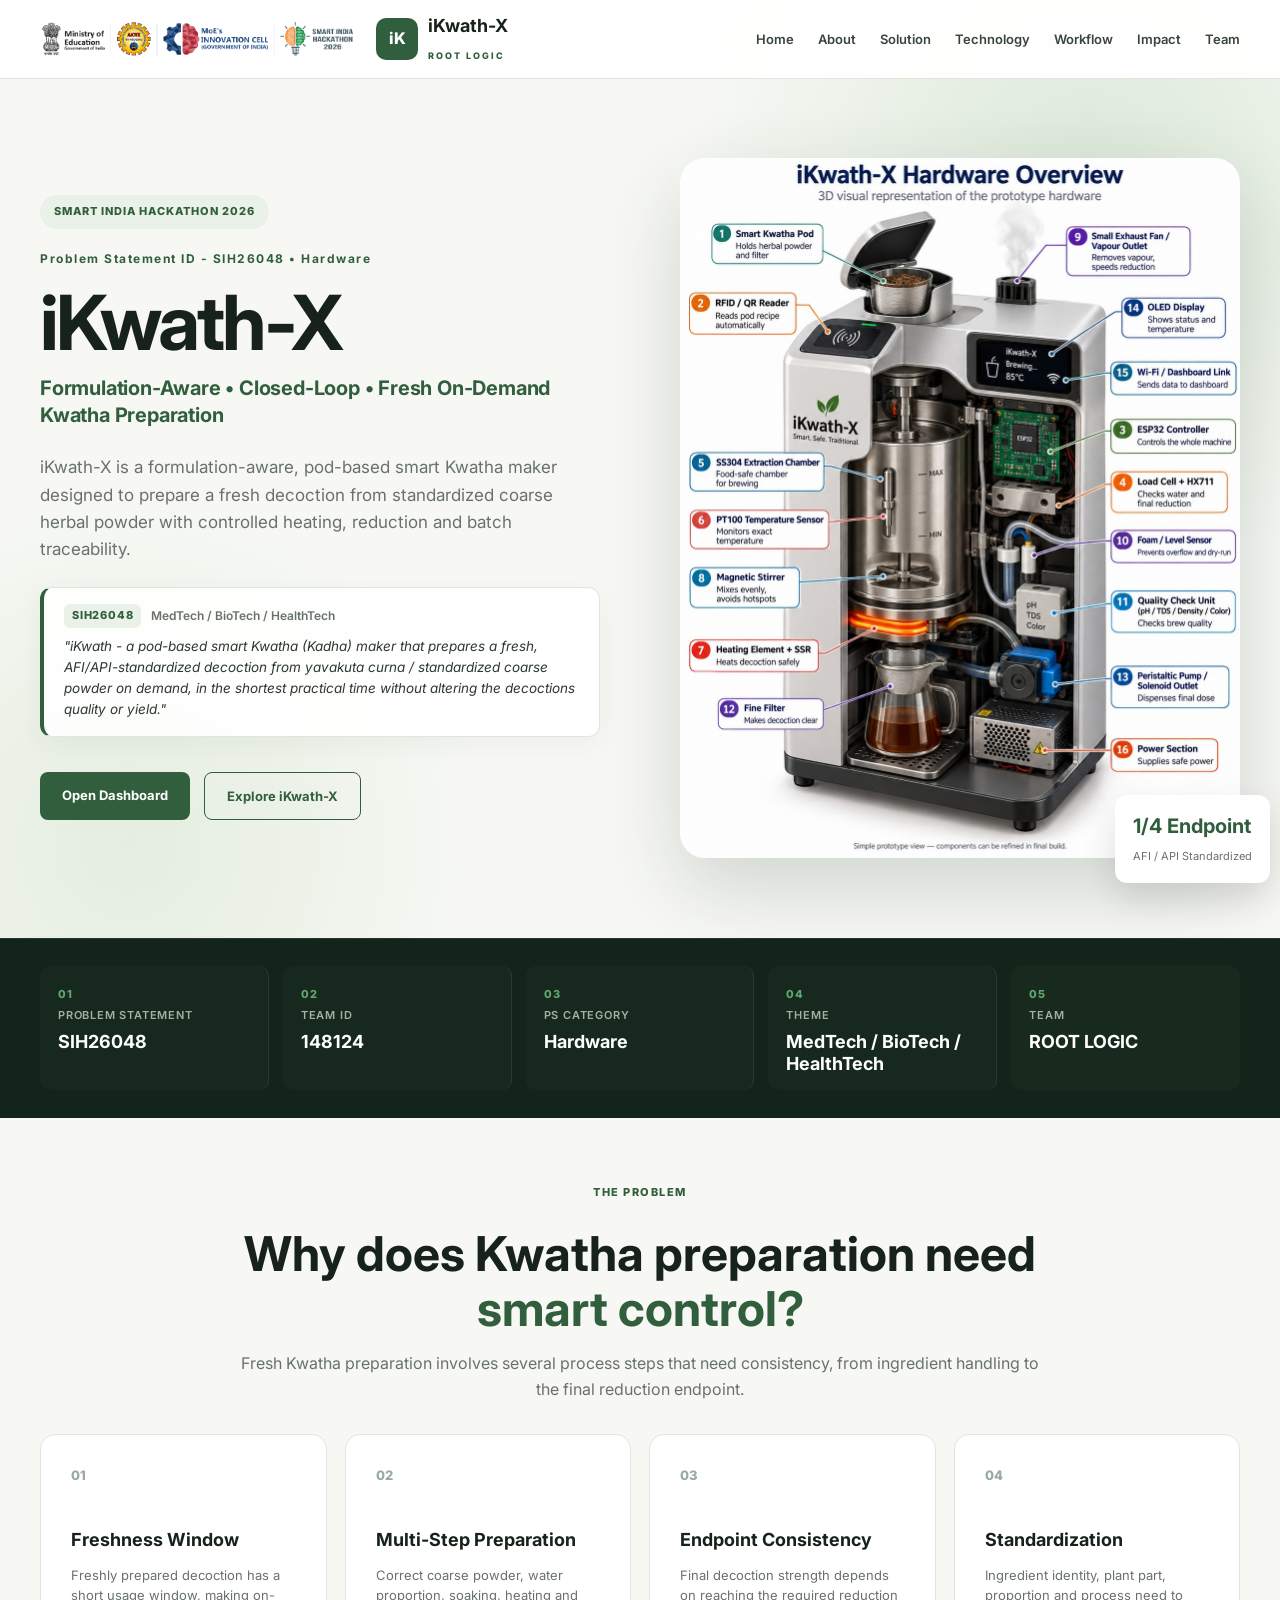
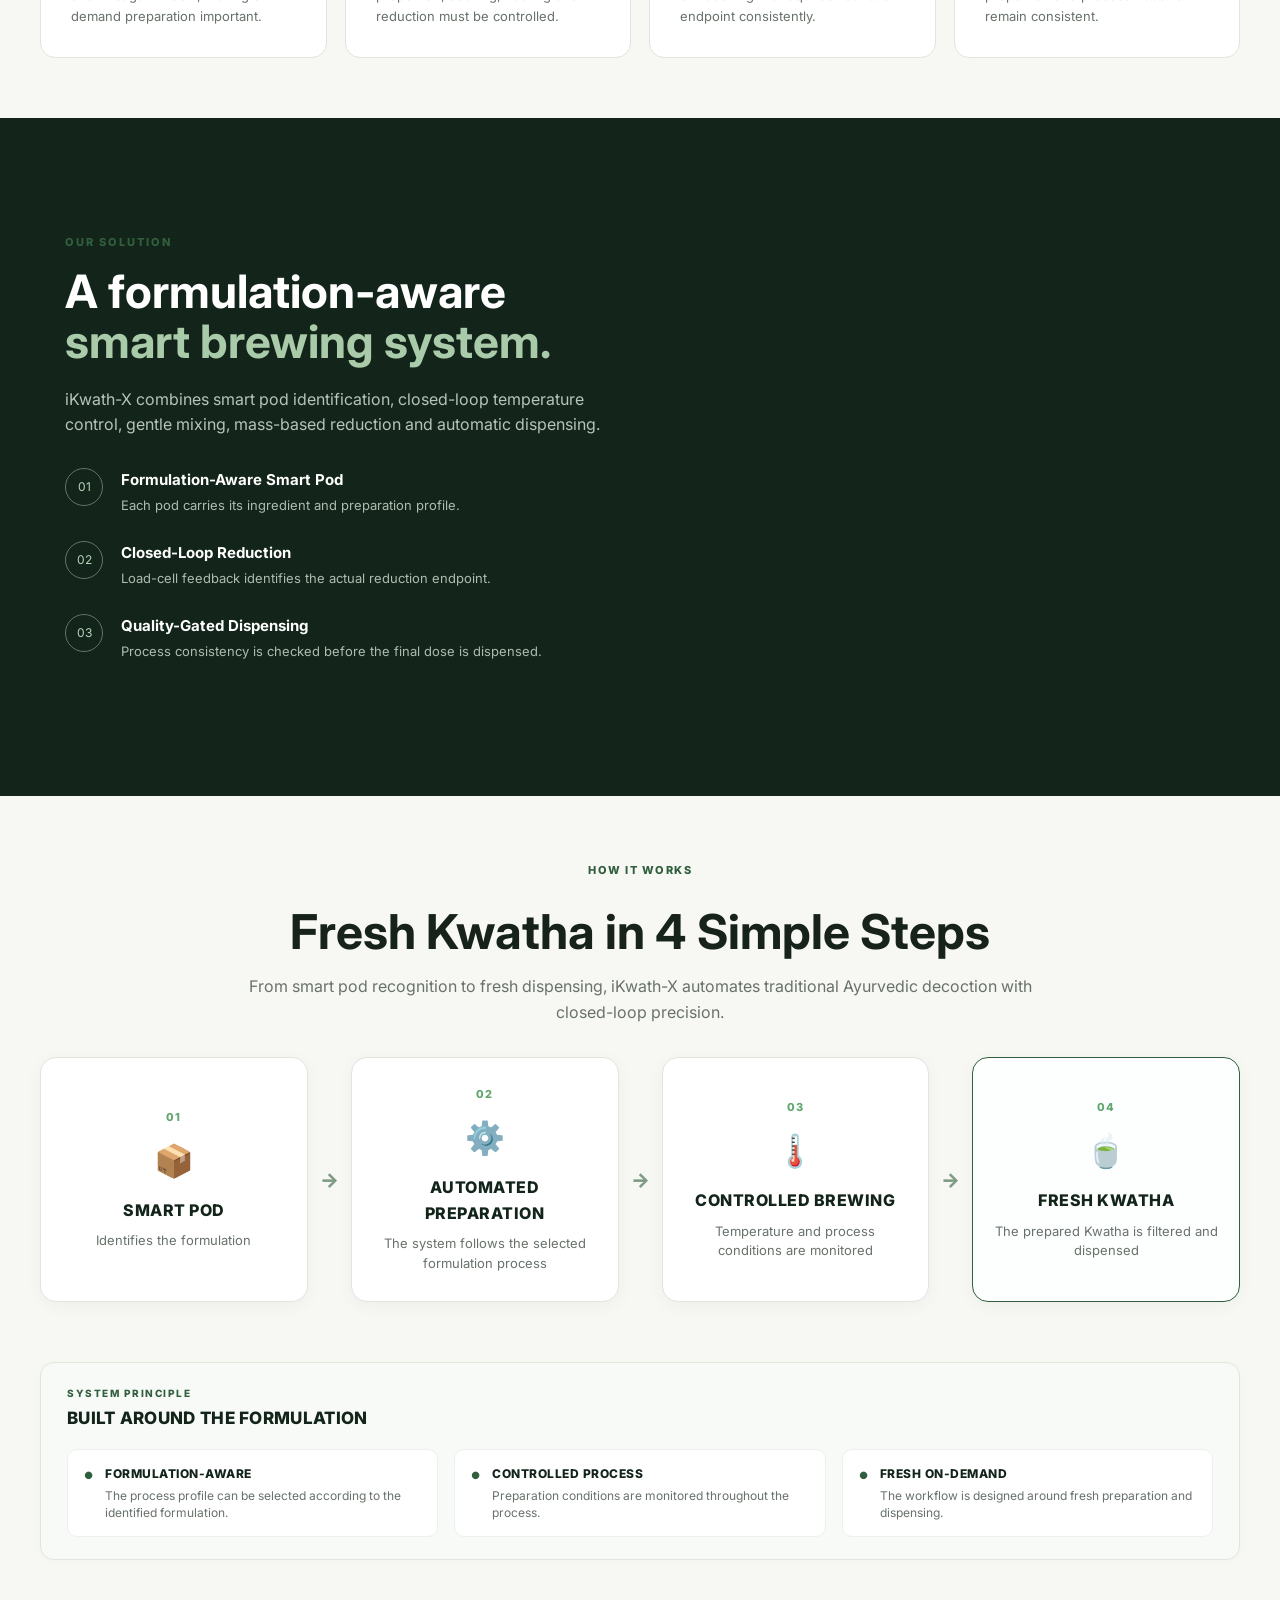
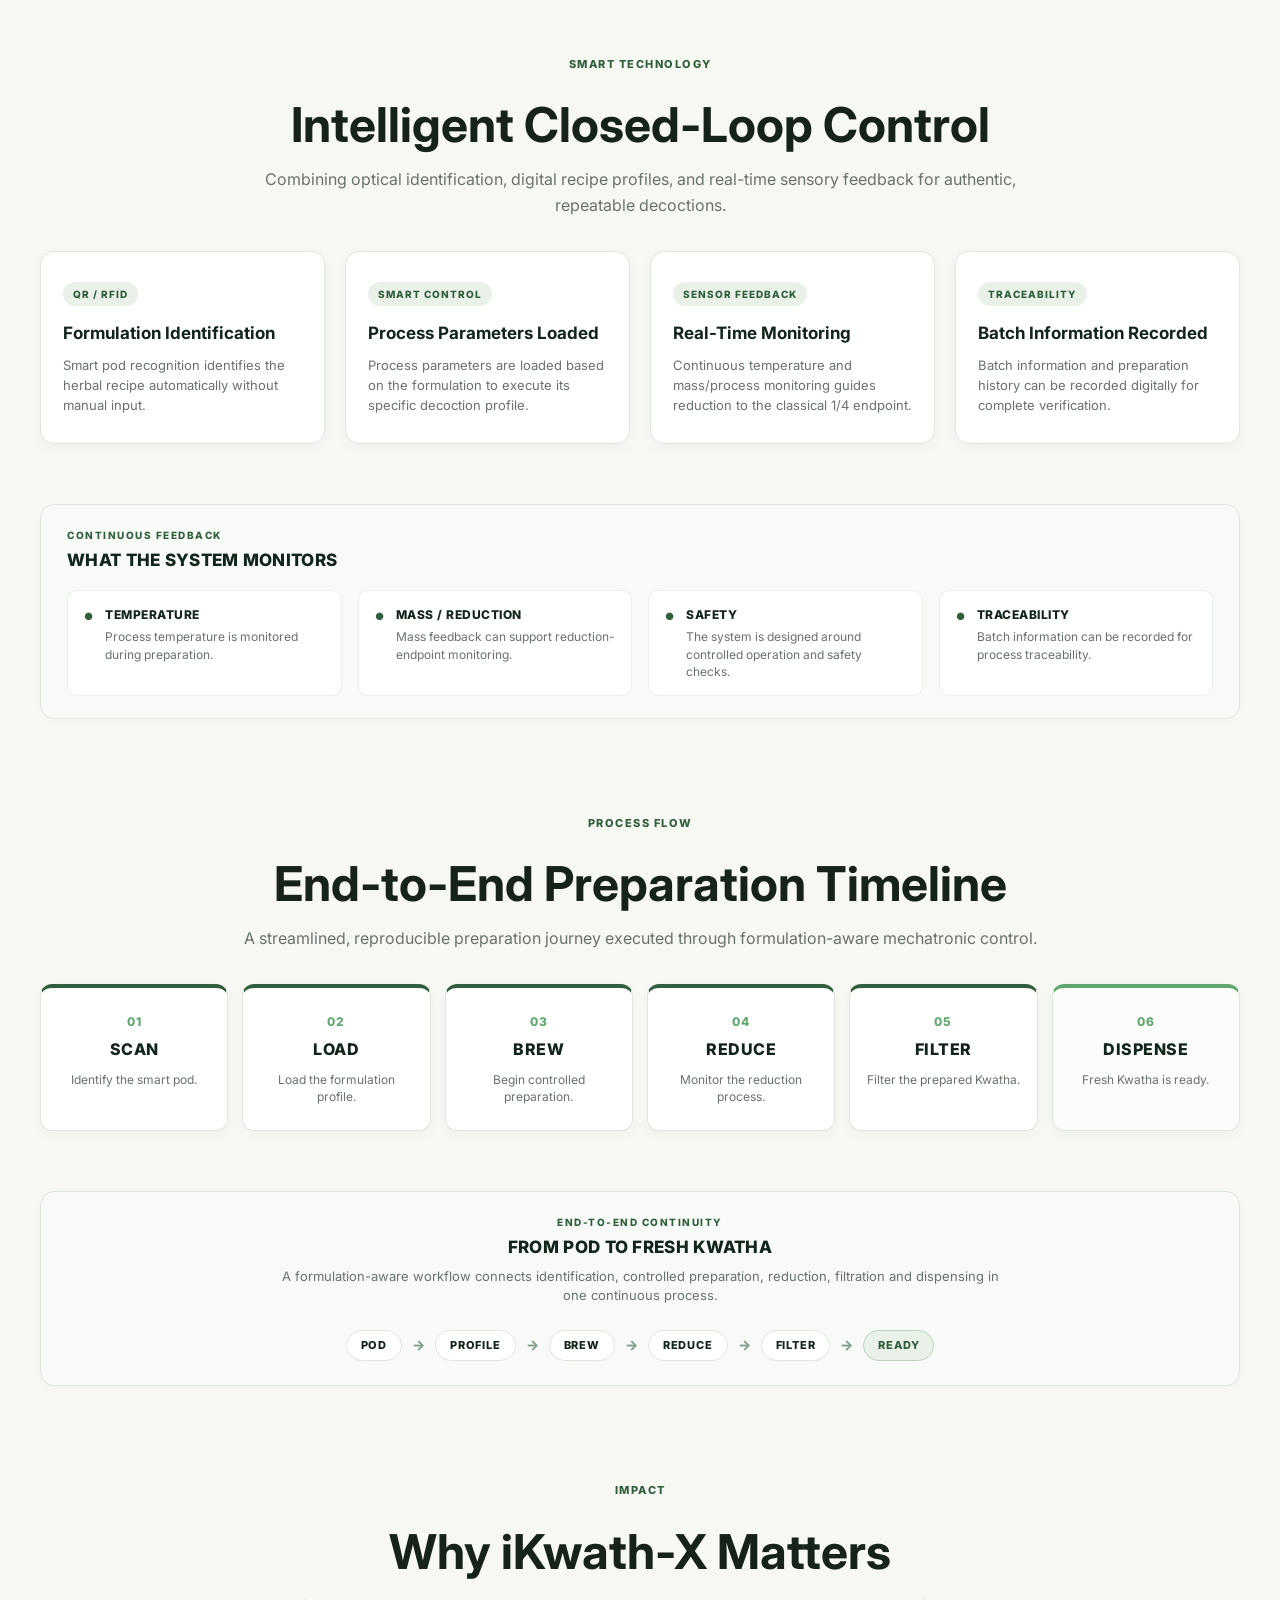
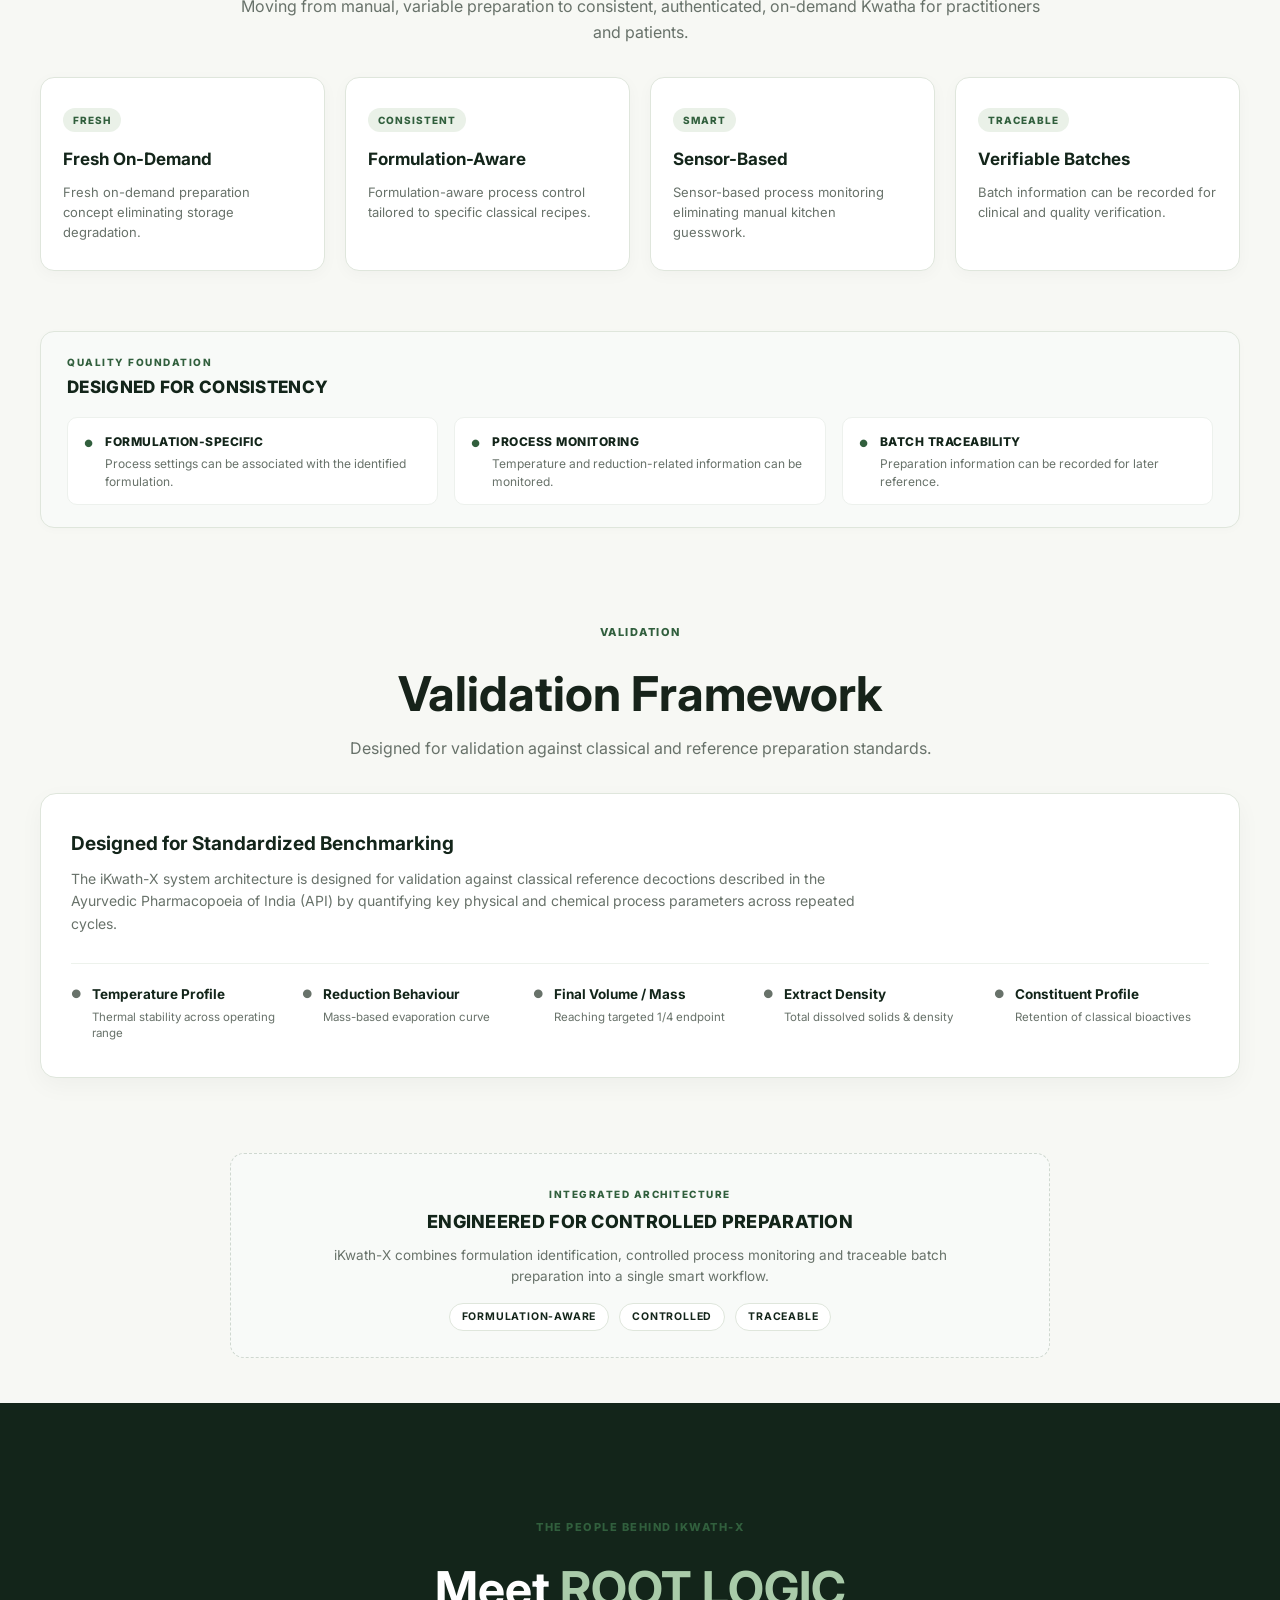
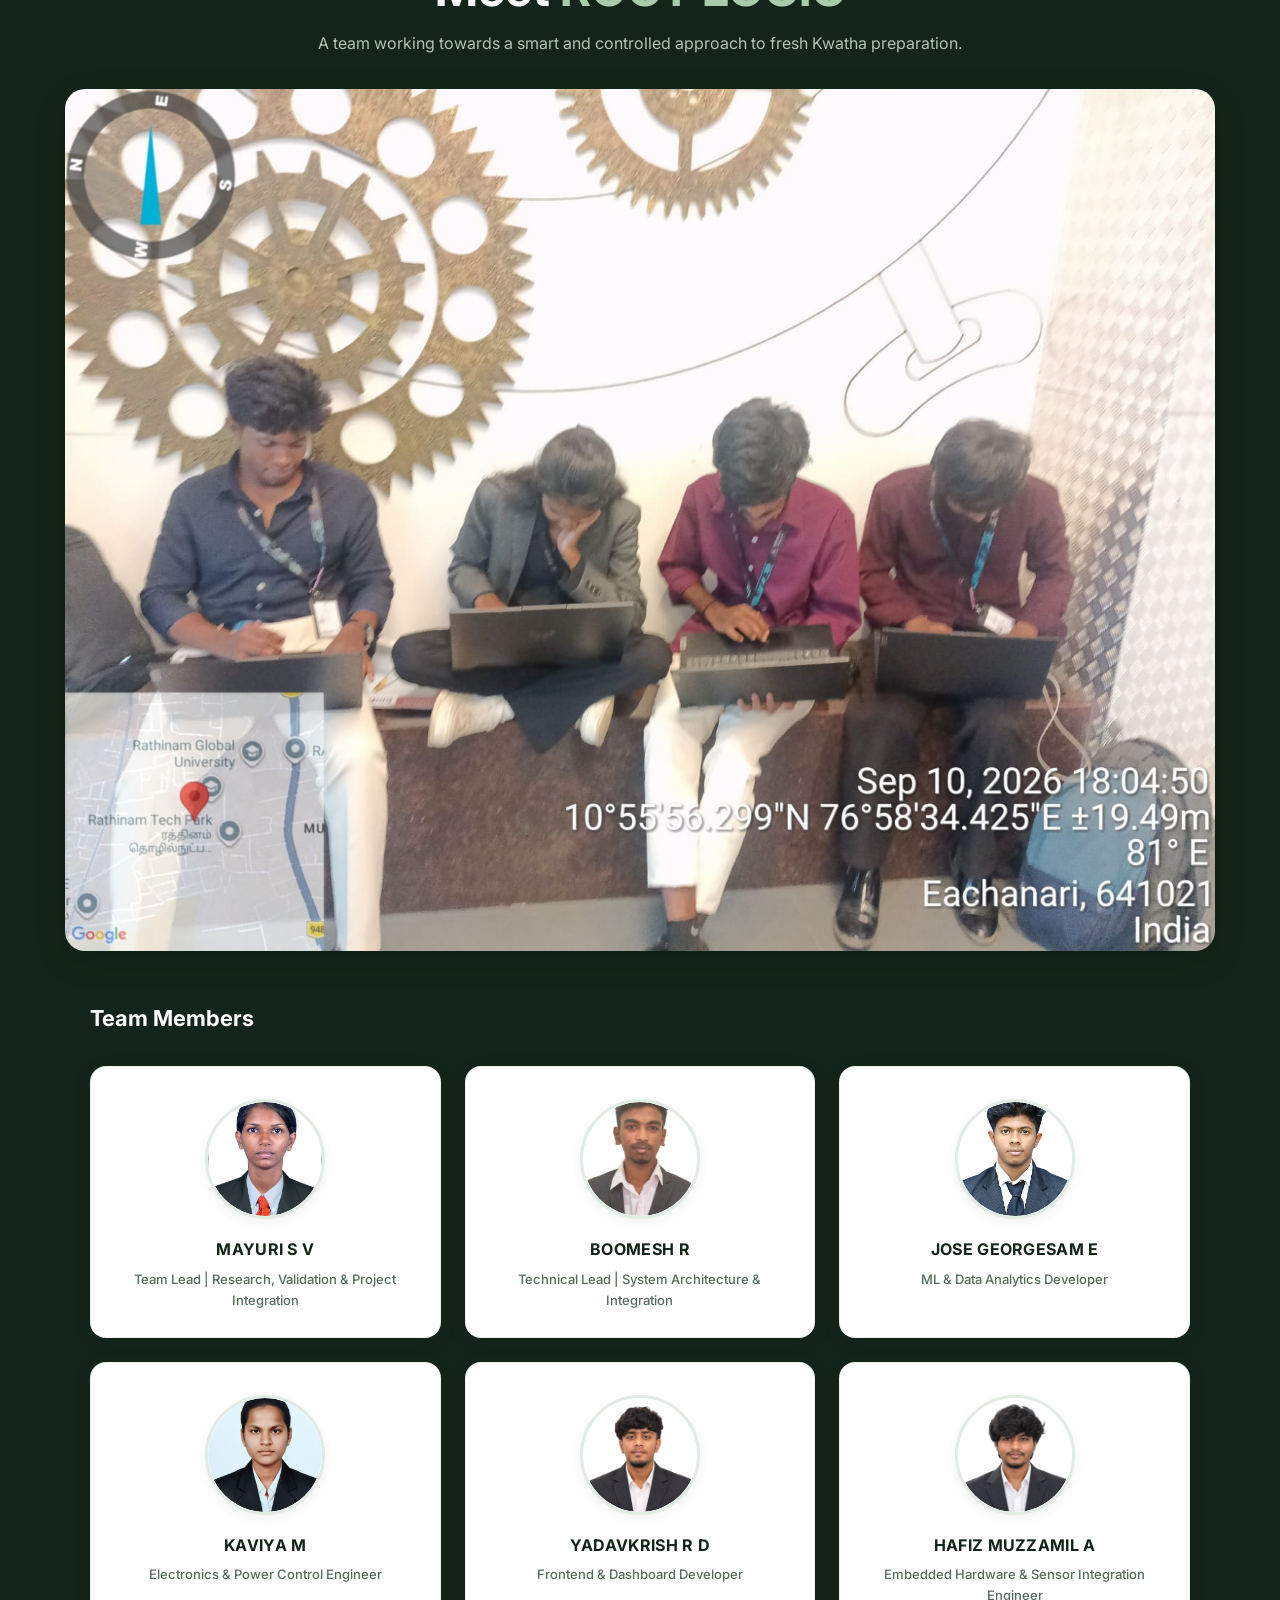
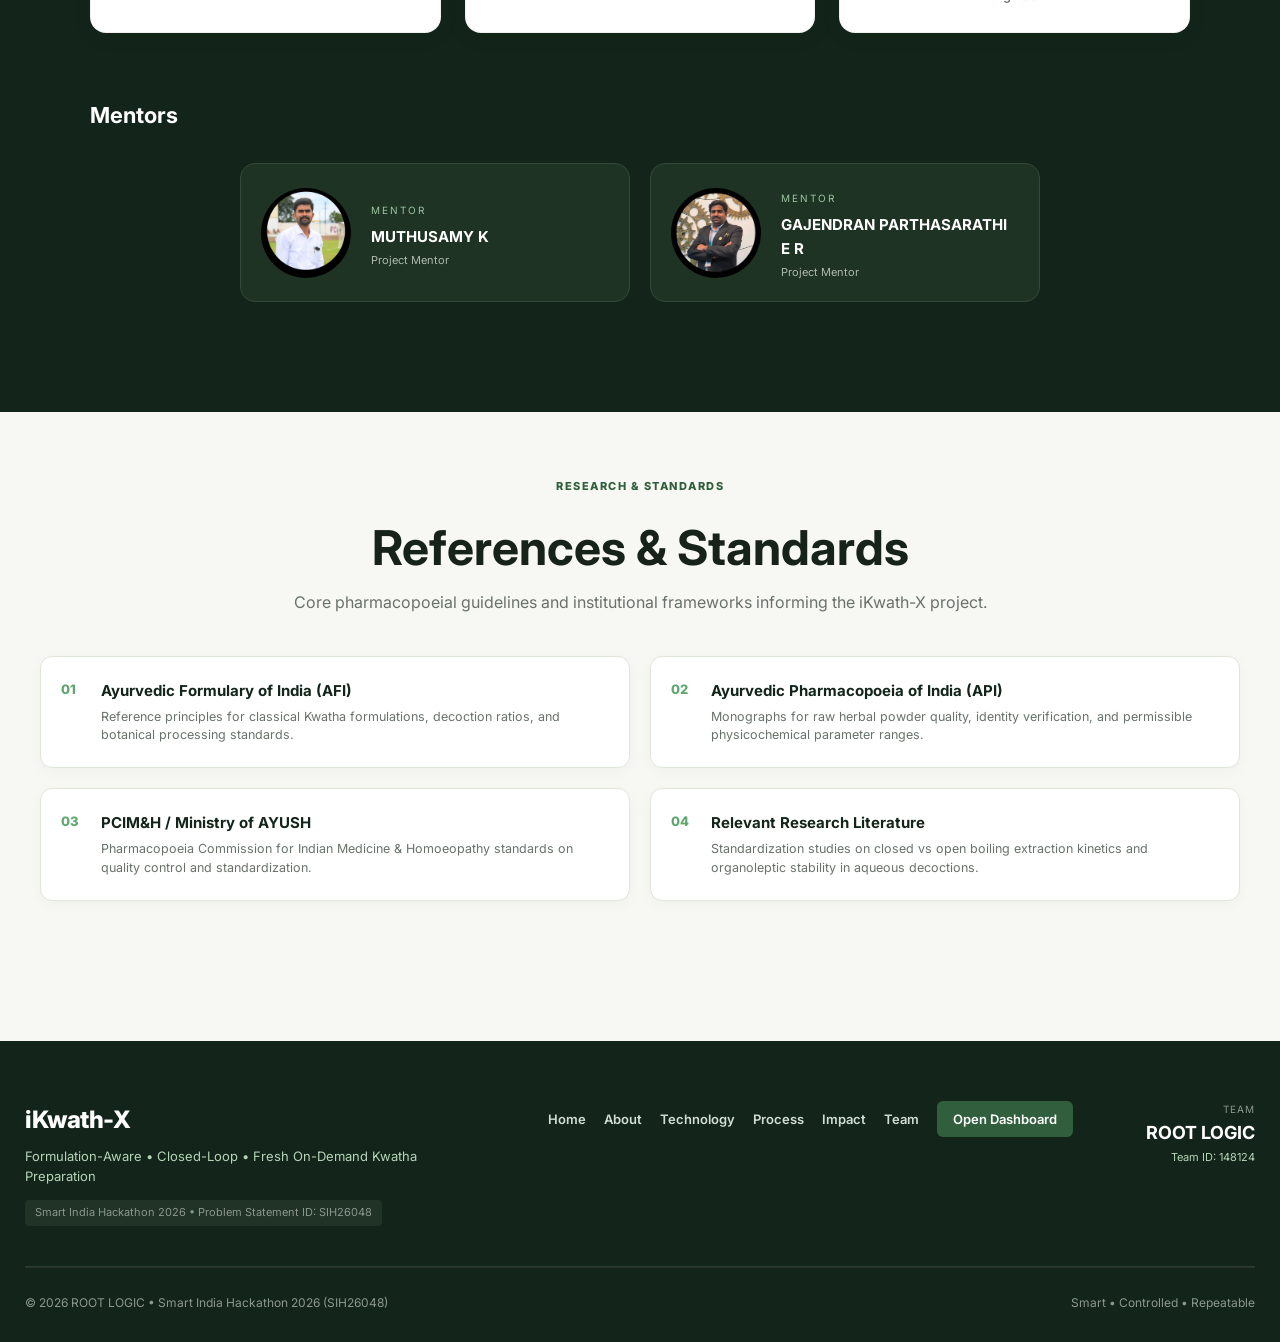
<file: iKwath_ML/evaporation_monitor/SIH 2026/index.html>
<!DOCTYPE html>
<html lang="en">

<head>
    <meta charset="UTF-8">
    <meta name="viewport" content="width=device-width, initial-scale=1.0">

    <title>iKwath-X | ROOT LOGIC</title>

    <link rel="stylesheet" href="style.css">

    <link rel="preconnect" href="https://fonts.googleapis.com">
    <link rel="preconnect" href="https://fonts.gstatic.com" crossorigin>

    <link
        href="https://fonts.googleapis.com/css2?family=Inter:wght@400;500;600;700;800&family=Playfair+Display:wght@600;700&display=swap"
        rel="stylesheet">
</head>

<body>

    <!-- ================= NAVBAR ================= -->

    <header class="navbar">

        <div class="nav-container">

            <div class="header-brand-wrap">
                <img src="image/SIH2026-logo.png" 
                     onerror="if(!this.dataset.retried){this.dataset.retried='1';this.src='/landing_assets/SIH2026-logo.png';}else if(this.dataset.retried==='1'){this.dataset.retried='2';this.src='landing_assets/SIH2026-logo.png';}" 
                     alt="Smart India Hackathon 2026" 
                     class="sih-header-logo">

                <div class="brand">
                    <div class="brand-mark">iK</div>

                    <div>
                        <h2>iKwath-X</h2>
                        <span>ROOT LOGIC</span>
                    </div>
                </div>
            </div>

            <nav id="navMenu">

                <a href="#home">Home</a>
                <a href="#about">About</a>
                <a href="#solution">Solution</a>
                <a href="#technology">Technology</a>
                <a href="#workflow">Workflow</a>
                <a href="#impact">Impact</a>
                <a href="#team">Team</a>

            </nav>

            <button class="menu-btn" onclick="toggleMenu()">☰</button>

        </div>

    </header>


    <!-- ================= HERO ================= -->

    <section id="home" class="hero">

        <div class="hero-overlay"></div>

        <div class="hero-container">

            <div class="hero-content reveal">

                <div class="badge">
                    SMART INDIA HACKATHON 2026
                </div>

                <p class="eyebrow">
                    Problem Statement ID - SIH26048 • Hardware
                </p>

                <h1>
                    iKwath-X
                    <span class="hero-tagline">Formulation-Aware • Closed-Loop • Fresh On-Demand Kwatha Preparation</span>
                </h1>

                <p class="hero-description">
                    iKwath-X is a formulation-aware, pod-based smart Kwatha maker designed to prepare a fresh decoction from standardized coarse herbal powder with controlled heating, reduction and batch traceability.
                </p>

                <div class="hero-ps-box">
                    <div class="hero-ps-meta">
                        <span class="ps-badge">SIH26048</span>
                        <span class="ps-theme">MedTech / BioTech / HealthTech</span>
                    </div>
                    <p class="hero-ps-text">
                        "iKwath - a pod-based smart Kwatha (Kadha) maker that prepares a fresh, AFI/API-standardized decoction from yavakuta curna / standardized coarse powder on demand, in the shortest practical time without altering the decoctions quality or yield."
                    </p>
                </div>

                <div class="hero-buttons">

                    <a href="/scan" class="btn btn-primary">
                        Open Dashboard
                    </a>

                    <a href="#about" class="btn btn-outline">
                        Explore iKwath-X
                    </a>

                </div>

            </div>


            <div class="hero-visual reveal">

                <div class="prototype-frame">

                    <img src="image/prototype.jpeg" alt="iKwath-X Prototype"
                        onerror="this.src='https://placehold.co/700x550?text=iKwath-X+Prototype'">

                </div>

                <div class="floating-card card-bottom">
                    <strong>1/4 Endpoint</strong>
                    <span>AFI / API Standardized</span>
                </div>

            </div>

        </div>

    </section>


    <!-- ================= PROJECT STATS / IDENTITY ================= -->

    <section class="stats" id="identity">

        <div class="stats-container">

            <div class="stat">
                <span class="stat-num">01</span>
                <span class="stat-label">Problem Statement</span>
                <strong>SIH26048</strong>
            </div>

            <div class="stat">
                <span class="stat-num">02</span>
                <span class="stat-label">Team ID</span>
                <strong>148124</strong>
            </div>

            <div class="stat">
                <span class="stat-num">03</span>
                <span class="stat-label">PS Category</span>
                <strong>Hardware</strong>
            </div>

            <div class="stat">
                <span class="stat-num">04</span>
                <span class="stat-label">Theme</span>
                <strong>MedTech / BioTech / HealthTech</strong>
            </div>

            <div class="stat">
                <span class="stat-num">05</span>
                <span class="stat-label">Team</span>
                <strong>ROOT LOGIC</strong>
            </div>

        </div>

    </section>


    <!-- ================= ABOUT / PROBLEM ================= -->

    <section id="about" class="section">

        <div class="section-heading reveal">

            <span>THE PROBLEM</span>

            <h2>
                Why does Kwatha preparation need
                <em>smart control?</em>
            </h2>

            <p>
                Fresh Kwatha preparation involves several process steps
                that need consistency, from ingredient handling to the
                final reduction endpoint.
            </p>

        </div>


        <div class="problem-grid">

            <article class="problem-card reveal">

                <div class="number">01</div>

                <h3>Freshness Window</h3>

                <p>
                    Freshly prepared decoction has a short usage window,
                    making on-demand preparation important.
                </p>

            </article>


            <article class="problem-card reveal">

                <div class="number">02</div>

                <h3>Multi-Step Preparation</h3>

                <p>
                    Correct coarse powder, water proportion, soaking,
                    heating and reduction must be controlled.
                </p>

            </article>


            <article class="problem-card reveal">

                <div class="number">03</div>

                <h3>Endpoint Consistency</h3>

                <p>
                    Final decoction strength depends on reaching the
                    required reduction endpoint consistently.
                </p>

            </article>


            <article class="problem-card reveal">

                <div class="number">04</div>

                <h3>Standardization</h3>

                <p>
                    Ingredient identity, plant part, proportion and
                    process need to remain consistent.
                </p>

            </article>

        </div>

    </section>


    <!-- ================= SOLUTION ================= -->

    <section id="solution" class="solution-section">

        <div class="solution-container">


            <div class="solution-content reveal">

                <span class="section-label">OUR SOLUTION</span>

                <h2>
                    A formulation-aware
                    <span>smart brewing system.</span>
                </h2>

                <p>
                    iKwath-X combines smart pod identification,
                    closed-loop temperature control, gentle mixing,
                    mass-based reduction and automatic dispensing.
                </p>


                <div class="solution-points">

                    <div>
                        <span>01</span>

                        <div>
                            <h3>Formulation-Aware Smart Pod</h3>
                            <p>
                                Each pod carries its ingredient and
                                preparation profile.
                            </p>
                        </div>

                    </div>


                    <div>
                        <span>02</span>

                        <div>
                            <h3>Closed-Loop Reduction</h3>
                            <p>
                                Load-cell feedback identifies the
                                actual reduction endpoint.
                            </p>
                        </div>

                    </div>


                    <div>
                        <span>03</span>

                        <div>
                            <h3>Quality-Gated Dispensing</h3>
                            <p>
                                Process consistency is checked before
                                the final dose is dispensed.
                            </p>
                        </div>

                    </div>

                </div>

            </div>

        </div>

    </section>


    <!-- ================= HOW IT WORKS ================= -->

    <section id="how-it-works" class="section how-it-works-section">

        <div class="section-heading reveal">
            <span>HOW IT WORKS</span>
            <h2>Fresh Kwatha in 4 Simple Steps</h2>
            <p>
                From smart pod recognition to fresh dispensing, iKwath-X automates traditional Ayurvedic decoction with closed-loop precision.
            </p>
        </div>

        <div class="concept-flow reveal">
            <div class="concept-card">
                <div class="concept-step">01</div>
                <div class="concept-icon">📦</div>
                <h3>SMART POD</h3>
                <p>Identifies the formulation</p>
            </div>

            <div class="concept-connector">→</div>

            <div class="concept-card">
                <div class="concept-step">02</div>
                <div class="concept-icon">⚙️</div>
                <h3>AUTOMATED PREPARATION</h3>
                <p>The system follows the selected formulation process</p>
            </div>

            <div class="concept-connector">→</div>

            <div class="concept-card">
                <div class="concept-step">03</div>
                <div class="concept-icon">🌡️</div>
                <h3>CONTROLLED BREWING</h3>
                <p>Temperature and process conditions are monitored</p>
            </div>

            <div class="concept-connector">→</div>

            <div class="concept-card highlight">
                <div class="concept-step">04</div>
                <div class="concept-icon">🍵</div>
                <h3>FRESH KWATHA</h3>
                <p>The prepared Kwatha is filtered and dispensed</p>
            </div>
        </div>

    </section>


    
    <!-- ================= SUPPORTING STRIP 1: BUILT AROUND THE FORMULATION ================= -->
    <div class="supporting-strip strip-formulation reveal">
        <div class="strip-container">
            <div class="strip-heading">
                <span>SYSTEM PRINCIPLE</span>
                <h3>BUILT AROUND THE FORMULATION</h3>
            </div>
            <div class="strip-grid strip-grid-3">
                <div class="strip-card">
                    <div class="strip-dot">●</div>
                    <div>
                        <strong>FORMULATION-AWARE</strong>
                        <p>The process profile can be selected according to the identified formulation.</p>
                    </div>
                </div>
                <div class="strip-card">
                    <div class="strip-dot">●</div>
                    <div>
                        <strong>CONTROLLED PROCESS</strong>
                        <p>Preparation conditions are monitored throughout the process.</p>
                    </div>
                </div>
                <div class="strip-card">
                    <div class="strip-dot">●</div>
                    <div>
                        <strong>FRESH ON-DEMAND</strong>
                        <p>The workflow is designed around fresh preparation and dispensing.</p>
                    </div>
                </div>
            </div>
        </div>
    </div>

<!-- ================= SMART TECHNOLOGY ================= -->

    <section id="technology" class="section tech-minimal-section">

        <div class="section-heading reveal">
            <span>SMART TECHNOLOGY</span>
            <h2>Intelligent Closed-Loop Control</h2>
            <p>
                Combining optical identification, digital recipe profiles, and real-time sensory feedback for authentic, repeatable decoctions.
            </p>
        </div>

        <div class="tech-minimal-grid">
            <div class="tech-minimal-card reveal">
                <div class="tech-icon-pill">QR / RFID</div>
                <h3>Formulation Identification</h3>
                <p>Smart pod recognition identifies the herbal recipe automatically without manual input.</p>
            </div>

            <div class="tech-minimal-card reveal">
                <div class="tech-icon-pill">SMART CONTROL</div>
                <h3>Process Parameters Loaded</h3>
                <p>Process parameters are loaded based on the formulation to execute its specific decoction profile.</p>
            </div>

            <div class="tech-minimal-card reveal">
                <div class="tech-icon-pill">SENSOR FEEDBACK</div>
                <h3>Real-Time Monitoring</h3>
                <p>Continuous temperature and mass/process monitoring guides reduction to the classical 1/4 endpoint.</p>
            </div>

            <div class="tech-minimal-card reveal">
                <div class="tech-icon-pill">TRACEABILITY</div>
                <h3>Batch Information Recorded</h3>
                <p>Batch information and preparation history can be recorded digitally for complete verification.</p>
            </div>
        </div>

    </section>


    
    <!-- ================= SUPPORTING STRIP 2: WHAT THE SYSTEM MONITORS ================= -->
    <div class="supporting-strip strip-monitors reveal">
        <div class="strip-container">
            <div class="strip-heading">
                <span>CONTINUOUS FEEDBACK</span>
                <h3>WHAT THE SYSTEM MONITORS</h3>
            </div>
            <div class="strip-grid strip-grid-4">
                <div class="strip-card">
                    <div class="strip-dot">●</div>
                    <div>
                        <strong>TEMPERATURE</strong>
                        <p>Process temperature is monitored during preparation.</p>
                    </div>
                </div>
                <div class="strip-card">
                    <div class="strip-dot">●</div>
                    <div>
                        <strong>MASS / REDUCTION</strong>
                        <p>Mass feedback can support reduction-endpoint monitoring.</p>
                    </div>
                </div>
                <div class="strip-card">
                    <div class="strip-dot">●</div>
                    <div>
                        <strong>SAFETY</strong>
                        <p>The system is designed around controlled operation and safety checks.</p>
                    </div>
                </div>
                <div class="strip-card">
                    <div class="strip-dot">●</div>
                    <div>
                        <strong>TRACEABILITY</strong>
                        <p>Batch information can be recorded for process traceability.</p>
                    </div>
                </div>
            </div>
        </div>
    </div>

<!-- ================= PROCESS FLOW ================= -->

    <section id="workflow" class="section process-timeline-section">

        <div class="section-heading reveal">
            <span>PROCESS FLOW</span>
            <h2>End-to-End Preparation Timeline</h2>
            <p>
                A streamlined, reproducible preparation journey executed through formulation-aware mechatronic control.
            </p>
        </div>

        <div class="timeline-container reveal">
            <div class="timeline-card">
                <div class="timeline-number">01</div>
                <h3>SCAN</h3>
                <p>Identify the smart pod.</p>
            </div>

            <div class="timeline-card">
                <div class="timeline-number">02</div>
                <h3>LOAD</h3>
                <p>Load the formulation profile.</p>
            </div>

            <div class="timeline-card">
                <div class="timeline-number">03</div>
                <h3>BREW</h3>
                <p>Begin controlled preparation.</p>
            </div>

            <div class="timeline-card">
                <div class="timeline-number">04</div>
                <h3>REDUCE</h3>
                <p>Monitor the reduction process.</p>
            </div>

            <div class="timeline-card">
                <div class="timeline-number">05</div>
                <h3>FILTER</h3>
                <p>Filter the prepared Kwatha.</p>
            </div>

            <div class="timeline-card highlight">
                <div class="timeline-number">06</div>
                <h3>DISPENSE</h3>
                <p>Fresh Kwatha is ready.</p>
            </div>
        </div>

    </section>


    
    <!-- ================= SUPPORTING STRIP 3: FROM POD TO FRESH KWATHA ================= -->
    <div class="supporting-strip strip-transition reveal">
        <div class="strip-container text-center">
            <div class="strip-heading centered">
                <span>END-TO-END CONTINUITY</span>
                <h3>FROM POD TO FRESH KWATHA</h3>
                <p class="strip-sub">A formulation-aware workflow connects identification, controlled preparation, reduction, filtration and dispensing in one continuous process.</p>
            </div>
            <div class="transition-flow">
                <span class="flow-pill">POD</span>
                <span class="flow-arrow">→</span>
                <span class="flow-pill">PROFILE</span>
                <span class="flow-arrow">→</span>
                <span class="flow-pill">BREW</span>
                <span class="flow-arrow">→</span>
                <span class="flow-pill">REDUCE</span>
                <span class="flow-arrow">→</span>
                <span class="flow-pill">FILTER</span>
                <span class="flow-arrow">→</span>
                <span class="flow-pill highlight">READY</span>
            </div>
        </div>
    </div>

<!-- ================= IMPACT ================= -->

    <section id="impact" class="section impact-minimal-section">

        <div class="section-heading reveal">
            <span>IMPACT</span>
            <h2>Why iKwath-X Matters</h2>
            <p>
                Moving from manual, variable preparation to consistent, authenticated, on-demand Kwatha for practitioners and patients.
            </p>
        </div>

        <div class="impact-minimal-grid">
            <div class="impact-minimal-card reveal">
                <div class="impact-badge">FRESH</div>
                <h3>Fresh On-Demand</h3>
                <p>Fresh on-demand preparation concept eliminating storage degradation.</p>
            </div>

            <div class="impact-minimal-card reveal">
                <div class="impact-badge">CONSISTENT</div>
                <h3>Formulation-Aware</h3>
                <p>Formulation-aware process control tailored to specific classical recipes.</p>
            </div>

            <div class="impact-minimal-card reveal">
                <div class="impact-badge">SMART</div>
                <h3>Sensor-Based</h3>
                <p>Sensor-based process monitoring eliminating manual kitchen guesswork.</p>
            </div>

            <div class="impact-minimal-card reveal">
                <div class="impact-badge">TRACEABLE</div>
                <h3>Verifiable Batches</h3>
                <p>Batch information can be recorded for clinical and quality verification.</p>
            </div>
        </div>

    </section>


    
    <!-- ================= SUPPORTING STRIP 4: DESIGNED FOR CONSISTENCY ================= -->
    <div class="supporting-strip strip-consistency reveal">
        <div class="strip-container">
            <div class="strip-heading">
                <span>QUALITY FOUNDATION</span>
                <h3>DESIGNED FOR CONSISTENCY</h3>
            </div>
            <div class="strip-grid strip-grid-3">
                <div class="strip-card">
                    <div class="strip-dot">●</div>
                    <div>
                        <strong>FORMULATION-SPECIFIC</strong>
                        <p>Process settings can be associated with the identified formulation.</p>
                    </div>
                </div>
                <div class="strip-card">
                    <div class="strip-dot">●</div>
                    <div>
                        <strong>PROCESS MONITORING</strong>
                        <p>Temperature and reduction-related information can be monitored.</p>
                    </div>
                </div>
                <div class="strip-card">
                    <div class="strip-dot">●</div>
                    <div>
                        <strong>BATCH TRACEABILITY</strong>
                        <p>Preparation information can be recorded for later reference.</p>
                    </div>
                </div>
            </div>
        </div>
    </div>

<!-- ================= VALIDATION ================= -->

    <section id="validation" class="section validation-section">

        <div class="section-heading reveal">
            <span>VALIDATION</span>
            <h2>Validation Framework</h2>
            <p>
                Designed for validation against classical and reference preparation standards.
            </p>
        </div>

        <div class="validation-container reveal">
            <div class="validation-intro">
                <h3>Designed for Standardized Benchmarking</h3>
                <p>
                    The iKwath-X system architecture is designed for validation against classical reference decoctions described in the Ayurvedic Pharmacopoeia of India (API) by quantifying key physical and chemical process parameters across repeated cycles.
                </p>
            </div>

            <div class="validation-params-grid">
                <div class="param-card">
                    <span class="param-bullet">●</span>
                    <div>
                        <strong>Temperature Profile</strong>
                        <span>Thermal stability across operating range</span>
                    </div>
                </div>

                <div class="param-card">
                    <span class="param-bullet">●</span>
                    <div>
                        <strong>Reduction Behaviour</strong>
                        <span>Mass-based evaporation curve</span>
                    </div>
                </div>

                <div class="param-card">
                    <span class="param-bullet">●</span>
                    <div>
                        <strong>Final Volume / Mass</strong>
                        <span>Reaching targeted 1/4 endpoint</span>
                    </div>
                </div>

                <div class="param-card">
                    <span class="param-bullet">●</span>
                    <div>
                        <strong>Extract Density</strong>
                        <span>Total dissolved solids & density</span>
                    </div>
                </div>

                <div class="param-card">
                    <span class="param-bullet">●</span>
                    <div>
                        <strong>Constituent Profile</strong>
                        <span>Retention of classical bioactives</span>
                    </div>
                </div>
            </div>
        </div>

    </section>


    
    <!-- ================= CLOSING TECH STATEMENT 5: ENGINEERED FOR CONTROLLED PREPARATION ================= -->
    <div class="closing-tech-statement reveal">
        <div class="closing-statement-container">
            <span class="closing-badge">INTEGRATED ARCHITECTURE</span>
            <h3>ENGINEERED FOR CONTROLLED PREPARATION</h3>
            <p>iKwath-X combines formulation identification, controlled process monitoring and traceable batch preparation into a single smart workflow.</p>
            <div class="closing-labels">
                <span class="label-pill">FORMULATION-AWARE</span>
                <span class="label-pill">CONTROLLED</span>
                <span class="label-pill">TRACEABLE</span>
            </div>
        </div>
    </div>

<section id="team" class="team-section">

        <div class="section-heading light-heading reveal">

            <span>THE PEOPLE BEHIND iKWATH-X</span>

            <h2>
                Meet <em>ROOT LOGIC</em>
            </h2>

            <p>
                A team working towards a smart and controlled
                approach to fresh Kwatha preparation.
            </p>

        </div>


                <!-- TEAM PHOTO -->

        <div class="team-photo-container reveal">

            <img src="image/TEAM.jpeg" alt="ROOT LOGIC Team"
                onerror="this.src='https://placehold.co/1200x500?text=ROOT+LOGIC+Team+Photo'">

        </div>


        <!-- MEMBERS -->

        <h3 class="team-subtitle">
            Team Members
        </h3>


        <div class="members-grid">
            <div class="member-card reveal">
                <div class="member-photo">
                    <a href="https://www.linkedin.com/in/mayuri-s-v-187104383/" target="_blank">
                        <img src="image/mayuri_sv.jpeg" alt="MAYURI S V"
                            onerror="this.src='https://placehold.co/400x400?text=MAYURI+S+V'">
                    </a>
                </div>

                <h3>MAYURI S V</h3>

                <p>Team Lead | Research, Validation & Project Integration</p>

            </div>

            <div class="member-card reveal">
                <div class="member-photo">
                    <a href="https://www.linkedin.com/in/boomesh/" target="_blank">
                        <img src="image/boomesh_r.jpeg" alt="BOOMESH R"
                            onerror="this.src='https://placehold.co/400x400?text=BOOMESH+R'">
                    </a>
                </div>

                <h3>BOOMESH R</h3>

                <p>Technical Lead | System Architecture & Integration</p>

            </div>

            <div class="member-card reveal">
                <div class="member-photo">
                    <a href="https://www.linkedin.com/in/jose-georgesam-147061384/" target="_blank">
                        <img src="image/jose_georgesam.jpeg" alt="JOSE GEORGESAM E"
                            onerror="this.src='https://placehold.co/400x400?text=JOSE+GEORGESAM+E'">
                    </a>
                </div>

                <h3>JOSE GEORGESAM E</h3>

                <p>ML & Data Analytics Developer</p>

            </div>

            <div class="member-card reveal">
                <div class="member-photo">
                    <a href="https://www.linkedin.com/in/kaviya-m-b4177a384/" target="_blank">
                        <img src="image/kaviya_m.jpeg" alt="KAVIYA M"
                            onerror="this.src='https://placehold.co/400x400?text=KAVIYA+M'">
                    </a>
                </div>

                <h3>KAVIYA M</h3>

                <p>Electronics & Power Control Engineer</p>

            </div>

            <div class="member-card reveal">
                <div class="member-photo">
                    <a href="https://www.linkedin.com/in/yadav-krish-99b452384?utm_source=share_via&utm_content=profile&utm_medium=member_android" target="_blank">
                        <img src="image/yadavkrish.jpeg" alt="YADAVKRISH R D"
                            onerror="this.src='https://placehold.co/400x400?text=YADAVKRISH+R+D'">
                    </a>
                </div>

                <h3>YADAVKRISH R D</h3>

                <p>Frontend & Dashboard Developer</p>

            </div>

            <div class="member-card reveal">
                <div class="member-photo">
                    <a href="https://www.linkedin.com/in/hafiz-muzzamil" target="_blank">
                        <img src="image/hafiz_muzzamil.jpeg" alt="HAFIZ MUZZAMIL A"
                            onerror="this.src='https://placehold.co/400x400?text=HAFIZ+MUZZAMIL+A'">
                    </a>
                </div>

                <h3>HAFIZ MUZZAMIL A</h3>

                <p>Embedded Hardware & Sensor Integration Engineer</p>

            </div>

        </div>


        <!-- MENTORS -->

        <h3 class="team-subtitle">
            Mentors
        </h3>


        <div class="mentors-grid">

            <div class="mentor-card reveal">

                <div class="mentor-photo">
                    <a href="https://www.linkedin.com/in/muthusamy-k-a7ba161b6/" target="_blank">
                        <img src="image/MUTHUSAMY SIR.jpeg" alt="Mentor 1"
                            onerror="this.src='https://placehold.co/350x350?text=Mentor+1'">
                    </a>
                </div>

                <div>

                    <span>MENTOR</span>

                    <h3>MUTHUSAMY K</h3>

                    <p>
                        Project Mentor
                    </p>

                </div>

            </div>


            <div class="mentor-card reveal">

                <div class="mentor-photo">
                    <a href="https://www.linkedin.com/in/er-gajendran-parthasarathi-9689a2109/" target="_blank">
                        <img src="image/GAJENDRAN SIR.jpeg" alt="Mentor 2"
                            onerror="this.src='https://placehold.co/350x350?text=Mentor+2'">
                    </a>
                </div>

                <div>

                    <span>MENTOR</span>

                    <h3>GAJENDRAN PARTHASARATHI E R</h3>

                    <p>
                        Project Mentor
                    </p>

                </div>

            </div>

        </div>

    </section>


    <!-- ================= REFERENCES ================= -->

    <section id="references" class="references section">

        <div class="section-heading reveal">
            <span>RESEARCH & STANDARDS</span>
            <h2>References & Standards</h2>
            <p>
                Core pharmacopoeial guidelines and institutional frameworks informing the iKwath-X project.
            </p>
        </div>

        <div class="reference-grid reveal">
            <div class="reference-card">
                <span class="ref-num">01</span>
                <div>
                    <h3>Ayurvedic Formulary of India (AFI)</h3>
                    <p>Reference principles for classical Kwatha formulations, decoction ratios, and botanical processing standards.</p>
                </div>
            </div>

            <div class="reference-card">
                <span class="ref-num">02</span>
                <div>
                    <h3>Ayurvedic Pharmacopoeia of India (API)</h3>
                    <p>Monographs for raw herbal powder quality, identity verification, and permissible physicochemical parameter ranges.</p>
                </div>
            </div>

            <div class="reference-card">
                <span class="ref-num">03</span>
                <div>
                    <h3>PCIM&H / Ministry of AYUSH</h3>
                    <p>Pharmacopoeia Commission for Indian Medicine & Homoeopathy standards on quality control and standardization.</p>
                </div>
            </div>

            <div class="reference-card">
                <span class="ref-num">04</span>
                <div>
                    <h3>Relevant Research Literature</h3>
                    <p>Standardization studies on closed vs open boiling extraction kinetics and organoleptic stability in aqueous decoctions.</p>
                </div>
            </div>
        </div>

    </section>


    <!-- ================= FOOTER ================= -->

    <footer class="site-footer">

        <div class="footer-container">

            <div class="footer-brand">
                <div class="footer-logo">iKwath-X</div>
                <p>Formulation-Aware • Closed-Loop • Fresh On-Demand Kwatha Preparation</p>
                <span class="footer-tag">Smart India Hackathon 2026 • Problem Statement ID: SIH26048</span>
            </div>

            <div class="footer-nav">
                <a href="#home">Home</a>
                <a href="#about">About</a>
                <a href="#technology">Technology</a>
                <a href="#workflow">Process</a>
                <a href="#impact">Impact</a>
                <a href="#team">Team</a>
                <a href="/scan" class="footer-login-btn">Open Dashboard</a>
            </div>

            <div class="footer-project">
                <span>TEAM</span>
                <strong>ROOT LOGIC</strong>
                <small>Team ID: 148124</small>
            </div>

        </div>

        <div class="footer-bottom">
            <p>© 2026 ROOT LOGIC • Smart India Hackathon 2026 (SIH26048)</p>
            <p>Smart • Controlled • Repeatable</p>
        </div>

    </footer>


    <script src="script.js"></script>

</body>

</html>
</file>
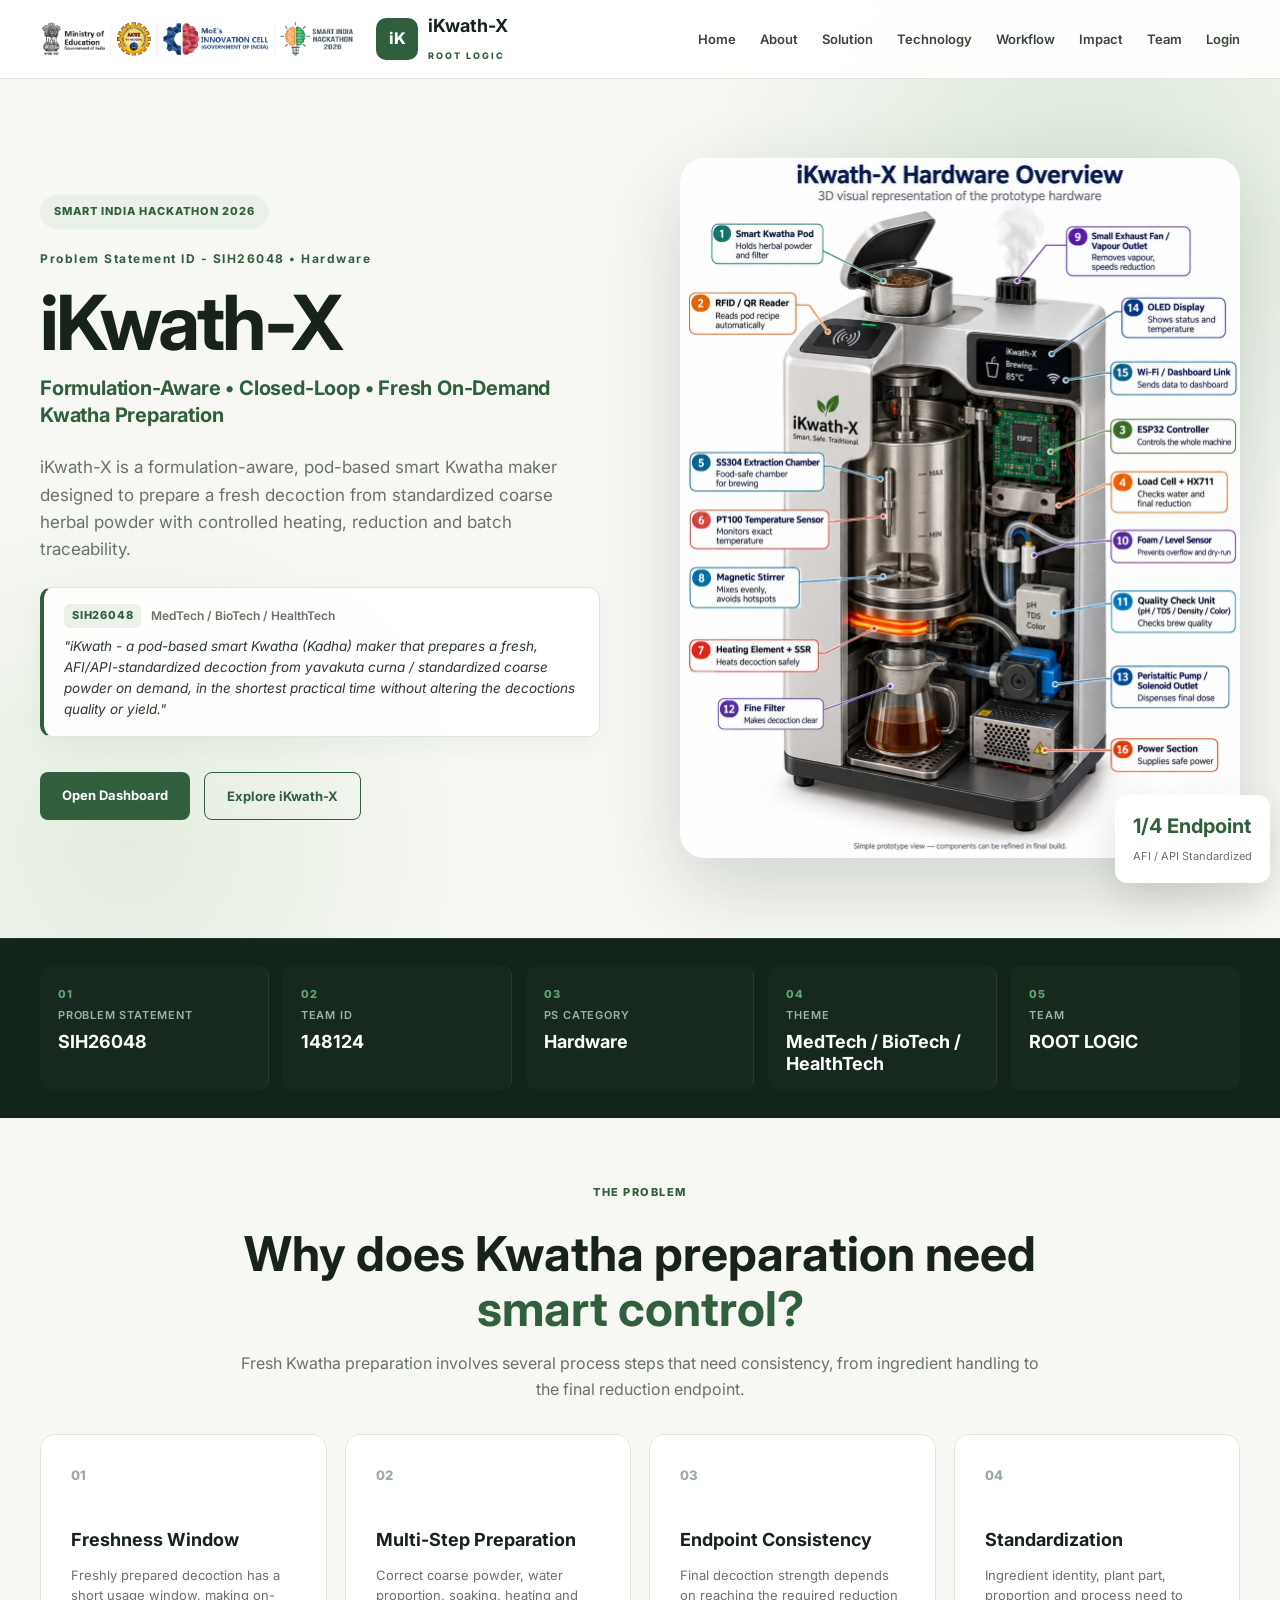
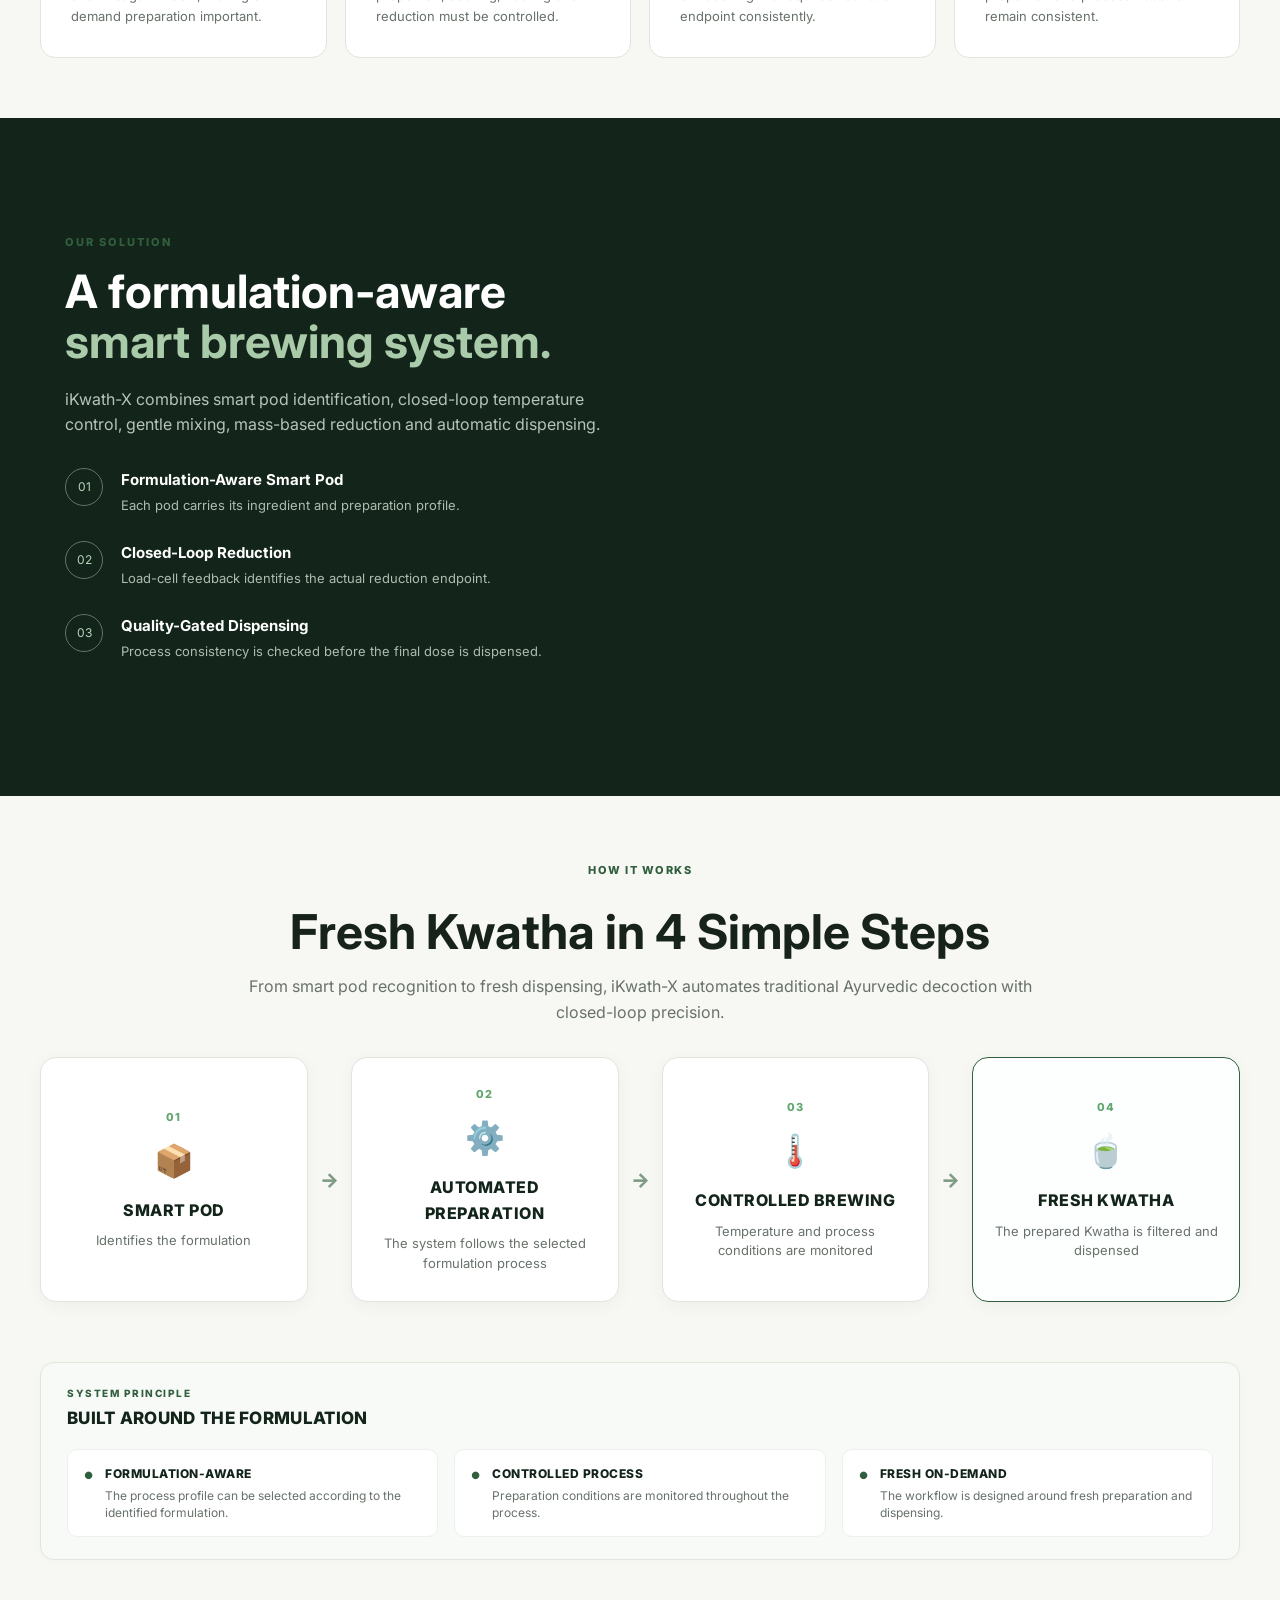
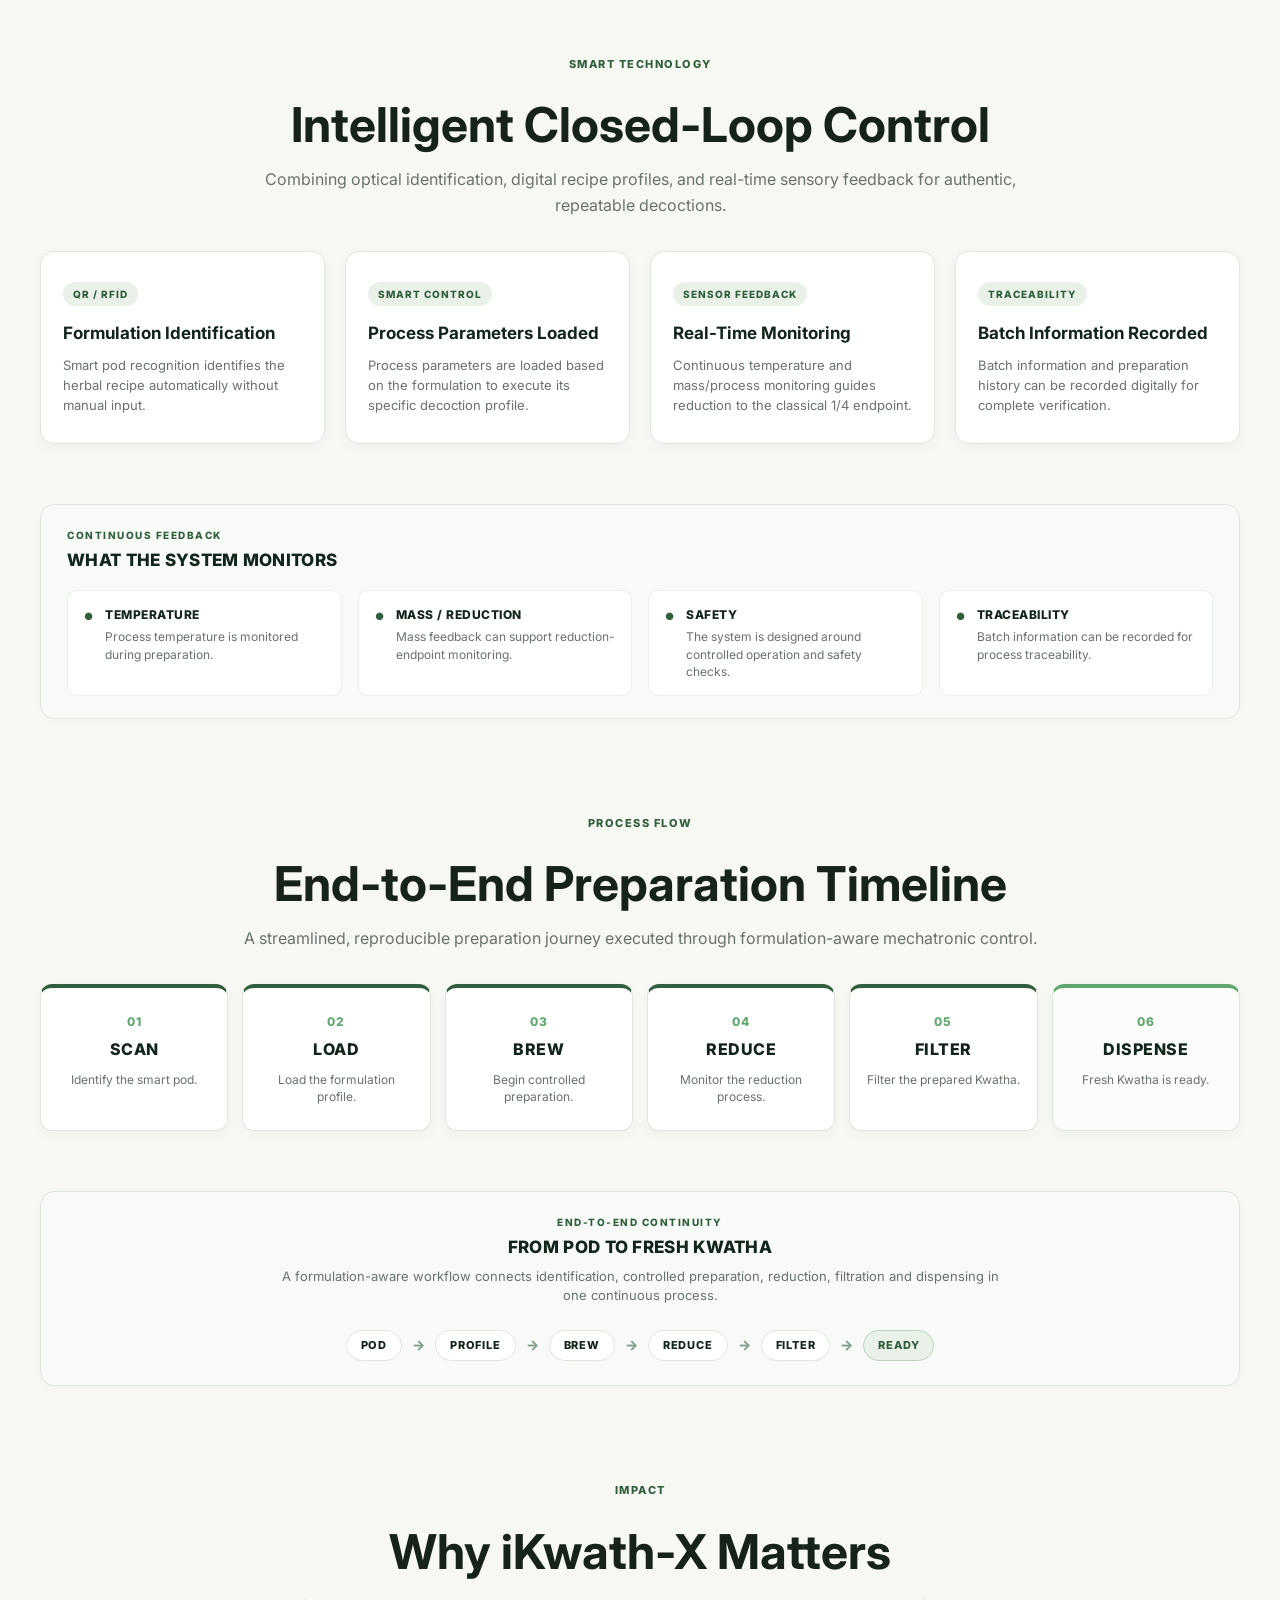
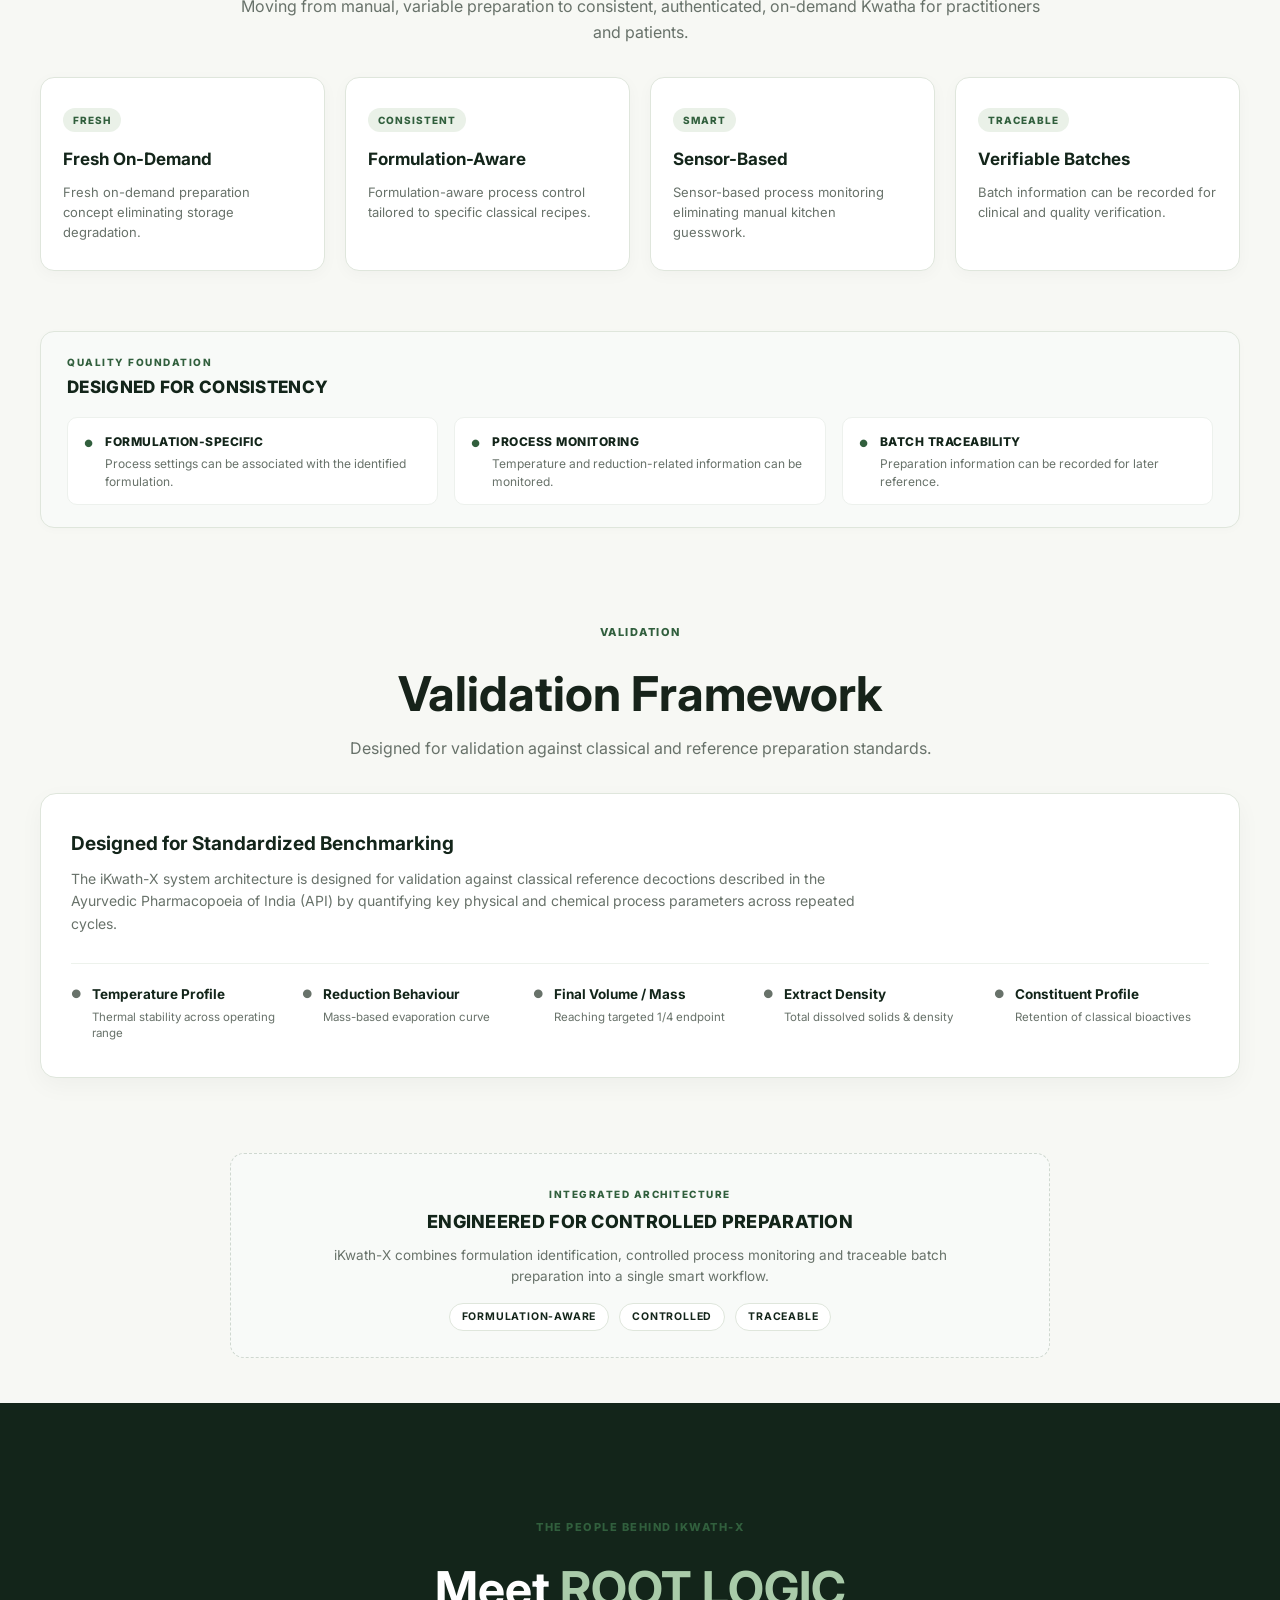
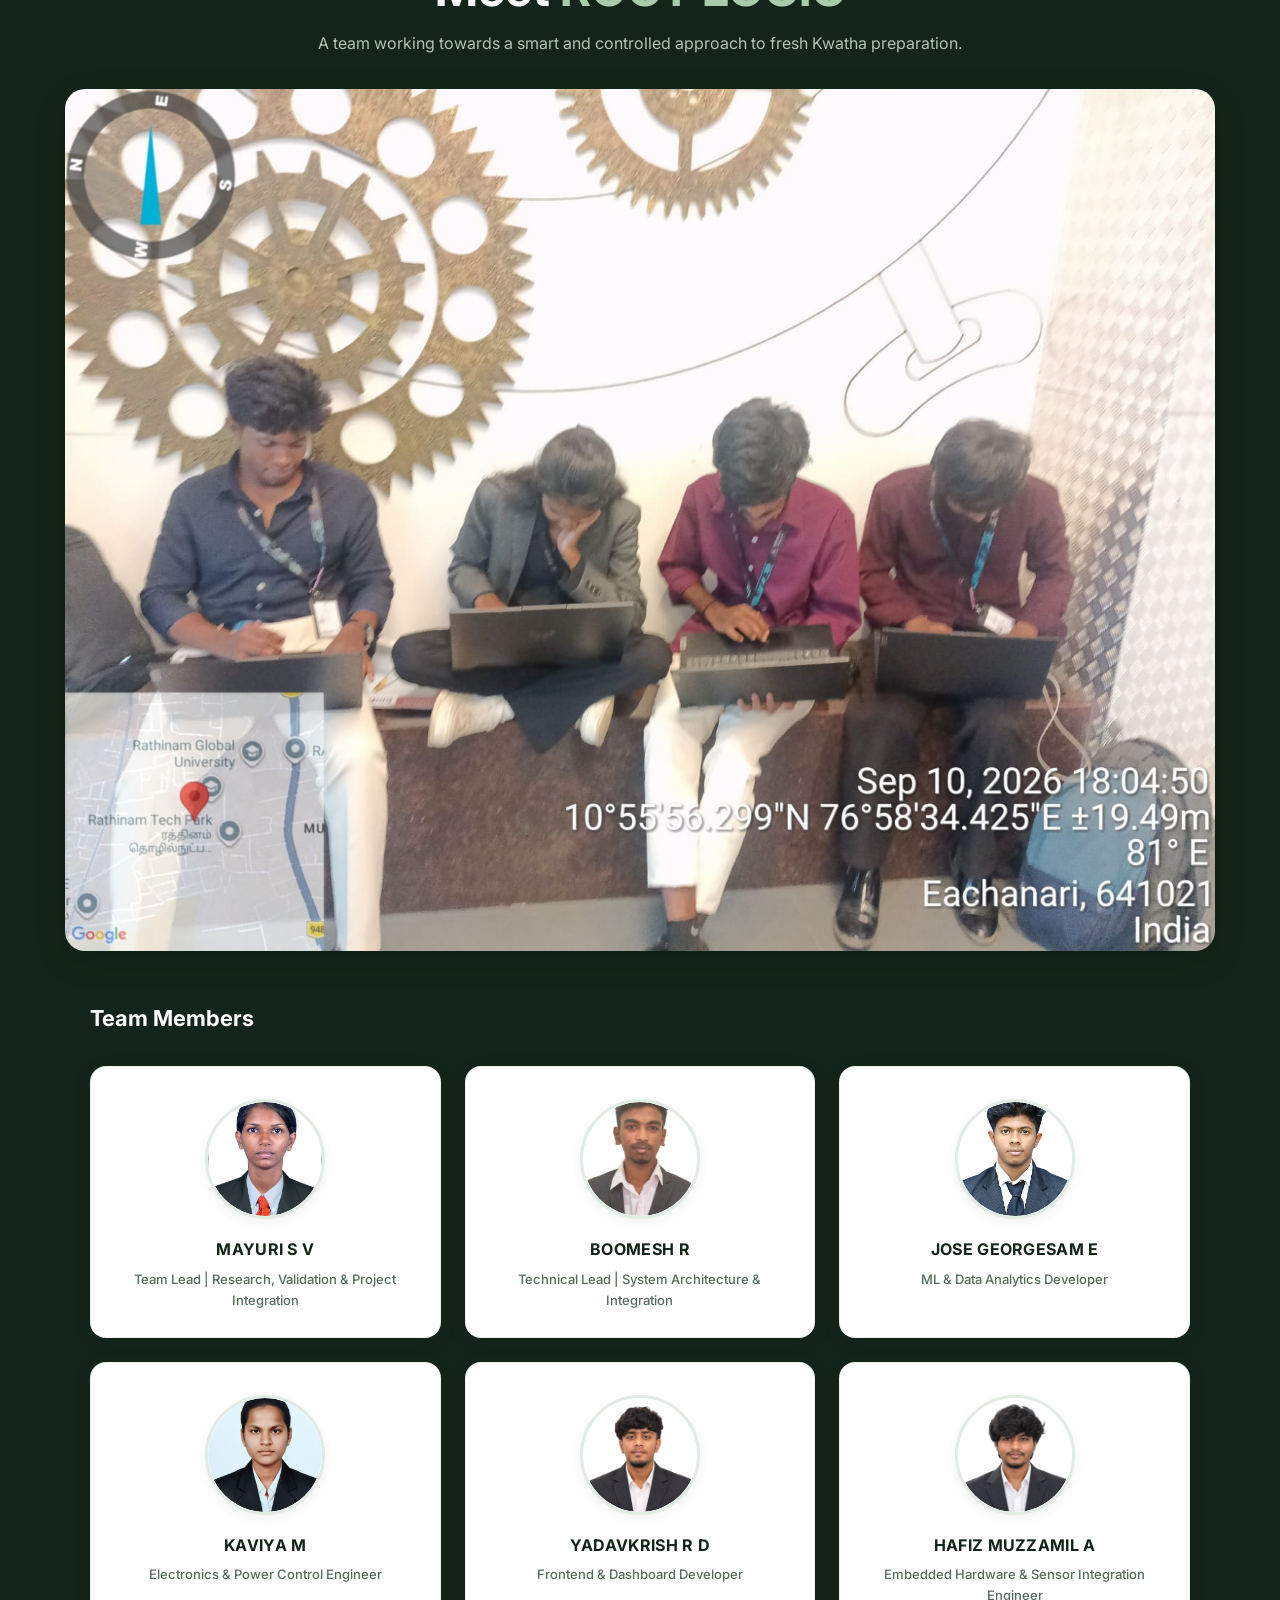
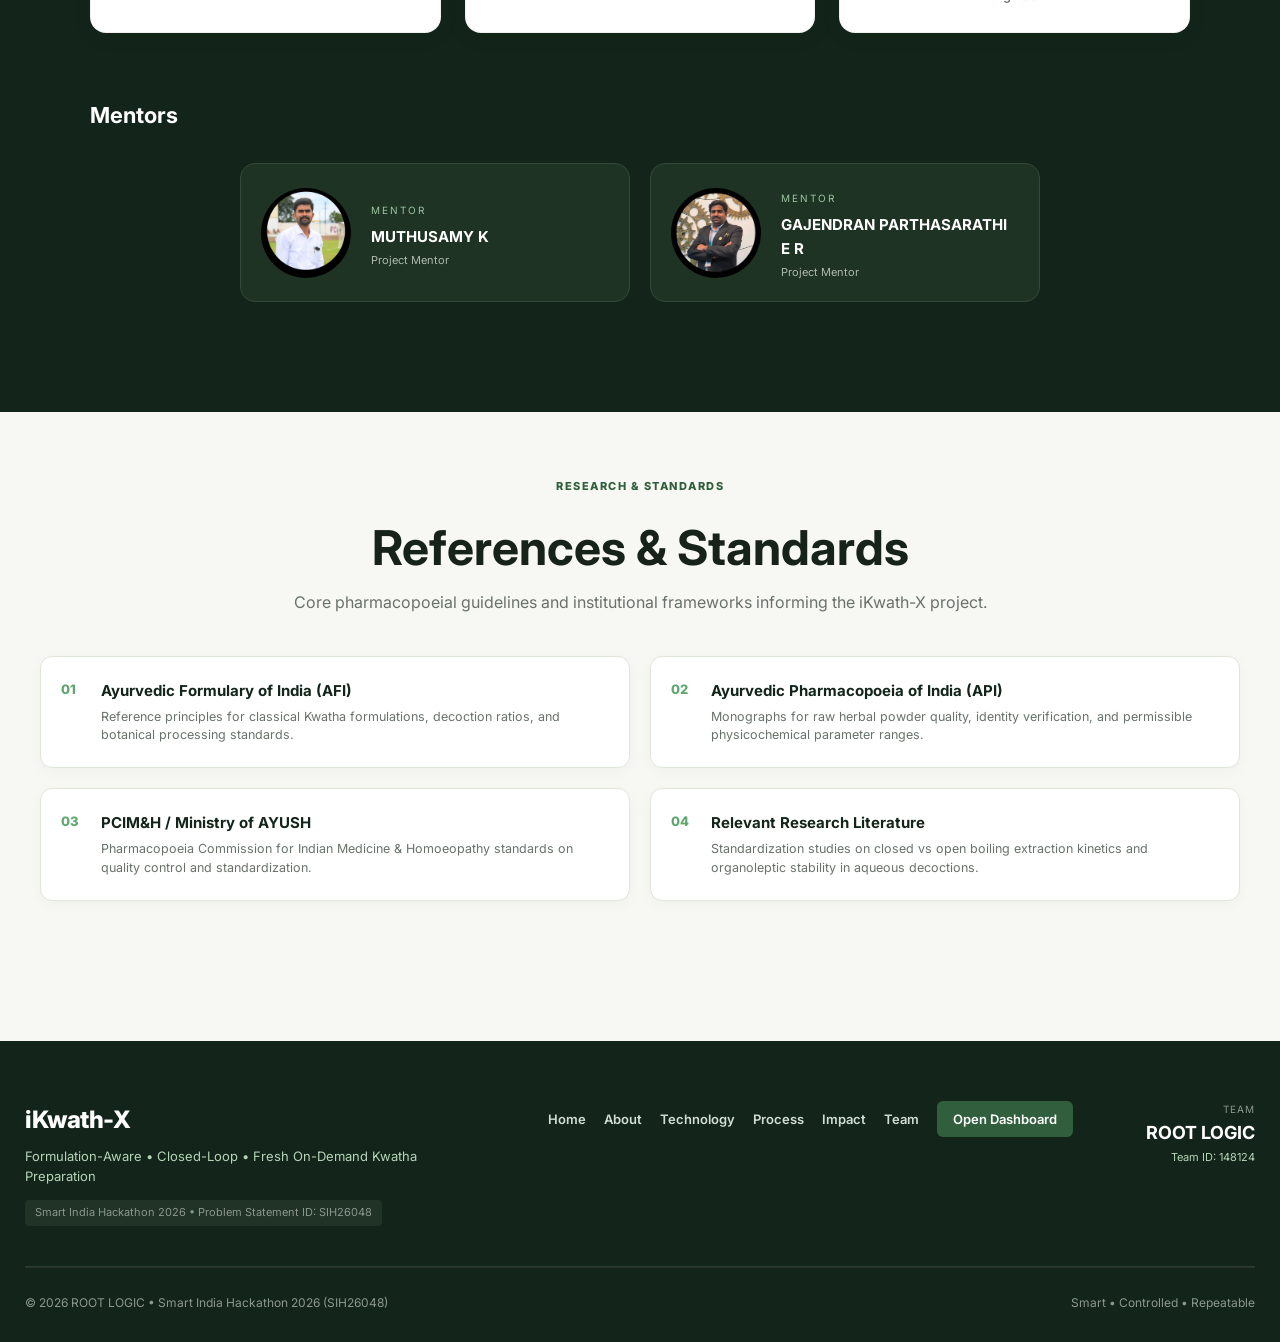
<file: iKwath_ML/evaporation_monitor/landing_new.html>
<!DOCTYPE html>
<html lang="en">

<head>
    <meta charset="UTF-8">
    <meta name="viewport" content="width=device-width, initial-scale=1.0">

    <title>iKwath-X | ROOT LOGIC</title>

    <link rel="stylesheet" href="landing_new.css">

    <link rel="preconnect" href="https://fonts.googleapis.com">
    <link rel="preconnect" href="https://fonts.gstatic.com" crossorigin>

    <link
        href="https://fonts.googleapis.com/css2?family=Inter:wght@400;500;600;700;800&family=Playfair+Display:wght@600;700&display=swap"
        rel="stylesheet">
</head>

<body>

    <!-- ================= NAVBAR ================= -->

    <header class="navbar">

        <div class="nav-container">

            <div class="header-brand-wrap">
                <img src="landing_assets/SIH2026-logo.png" 
                     onerror="if(!this.dataset.retried){this.dataset.retried='1';this.src='/landing_assets/SIH2026-logo.png';}else if(this.dataset.retried==='1'){this.dataset.retried='2';this.src='image/SIH2026-logo.png';}" 
                     alt="Smart India Hackathon 2026" 
                     class="sih-header-logo">

                <div class="brand">
                    <div class="brand-mark">iK</div>

                    <div>
                        <h2>iKwath-X</h2>
                        <span>ROOT LOGIC</span>
                    </div>
                </div>
            </div>

            <nav id="navMenu">

                <a href="#home">Home</a>
                <a href="#about">About</a>
                <a href="#solution">Solution</a>
                <a href="#technology">Technology</a>
                <a href="#workflow">Workflow</a>
                <a href="#impact">Impact</a>
                <a href="#team">Team</a>
                <a href="/scan" class="nav-login-link">Login</a>

            </nav>

            <button class="menu-btn" onclick="toggleMenu()">☰</button>

        </div>

    </header>


    <!-- ================= HERO ================= -->

    <section id="home" class="hero">

        <div class="hero-overlay"></div>

        <div class="hero-container">

            <div class="hero-content reveal">

                <div class="badge">
                    SMART INDIA HACKATHON 2026
                </div>

                <p class="eyebrow">
                    Problem Statement ID - SIH26048 • Hardware
                </p>

                <h1>
                    iKwath-X
                    <span class="hero-tagline">Formulation-Aware • Closed-Loop • Fresh On-Demand Kwatha Preparation</span>
                </h1>

                <p class="hero-description">
                    iKwath-X is a formulation-aware, pod-based smart Kwatha maker designed to prepare a fresh decoction from standardized coarse herbal powder with controlled heating, reduction and batch traceability.
                </p>

                <div class="hero-ps-box">
                    <div class="hero-ps-meta">
                        <span class="ps-badge">SIH26048</span>
                        <span class="ps-theme">MedTech / BioTech / HealthTech</span>
                    </div>
                    <p class="hero-ps-text">
                        "iKwath - a pod-based smart Kwatha (Kadha) maker that prepares a fresh, AFI/API-standardized decoction from yavakuta curna / standardized coarse powder on demand, in the shortest practical time without altering the decoctions quality or yield."
                    </p>
                </div>

                <div class="hero-buttons">

                    <a href="/scan" class="btn btn-primary">
                        Open Dashboard
                    </a>

                    <a href="#about" class="btn btn-outline">
                        Explore iKwath-X
                    </a>

                </div>

            </div>


            <div class="hero-visual reveal">

                <div class="prototype-frame">

                    <img src="/landing_assets/prototype.jpeg" alt="iKwath-X Prototype"
                        onerror="this.src='https://placehold.co/700x550?text=iKwath-X+Prototype'">

                </div>

                <div class="floating-card card-bottom">
                    <strong>1/4 Endpoint</strong>
                    <span>AFI / API Standardized</span>
                </div>

            </div>

        </div>

    </section>


    <!-- ================= PROJECT STATS / IDENTITY ================= -->

    <section class="stats" id="identity">

        <div class="stats-container">

            <div class="stat">
                <span class="stat-num">01</span>
                <span class="stat-label">Problem Statement</span>
                <strong>SIH26048</strong>
            </div>

            <div class="stat">
                <span class="stat-num">02</span>
                <span class="stat-label">Team ID</span>
                <strong>148124</strong>
            </div>

            <div class="stat">
                <span class="stat-num">03</span>
                <span class="stat-label">PS Category</span>
                <strong>Hardware</strong>
            </div>

            <div class="stat">
                <span class="stat-num">04</span>
                <span class="stat-label">Theme</span>
                <strong>MedTech / BioTech / HealthTech</strong>
            </div>

            <div class="stat">
                <span class="stat-num">05</span>
                <span class="stat-label">Team</span>
                <strong>ROOT LOGIC</strong>
            </div>

        </div>

    </section>


    <!-- ================= ABOUT / PROBLEM ================= -->

    <section id="about" class="section">

        <div class="section-heading reveal">

            <span>THE PROBLEM</span>

            <h2>
                Why does Kwatha preparation need
                <em>smart control?</em>
            </h2>

            <p>
                Fresh Kwatha preparation involves several process steps
                that need consistency, from ingredient handling to the
                final reduction endpoint.
            </p>

        </div>


        <div class="problem-grid">

            <article class="problem-card reveal">

                <div class="number">01</div>

                <h3>Freshness Window</h3>

                <p>
                    Freshly prepared decoction has a short usage window,
                    making on-demand preparation important.
                </p>

            </article>


            <article class="problem-card reveal">

                <div class="number">02</div>

                <h3>Multi-Step Preparation</h3>

                <p>
                    Correct coarse powder, water proportion, soaking,
                    heating and reduction must be controlled.
                </p>

            </article>


            <article class="problem-card reveal">

                <div class="number">03</div>

                <h3>Endpoint Consistency</h3>

                <p>
                    Final decoction strength depends on reaching the
                    required reduction endpoint consistently.
                </p>

            </article>


            <article class="problem-card reveal">

                <div class="number">04</div>

                <h3>Standardization</h3>

                <p>
                    Ingredient identity, plant part, proportion and
                    process need to remain consistent.
                </p>

            </article>

        </div>

    </section>


    <!-- ================= SOLUTION ================= -->

    <section id="solution" class="solution-section">

        <div class="solution-container">


            <div class="solution-content reveal">

                <span class="section-label">OUR SOLUTION</span>

                <h2>
                    A formulation-aware
                    <span>smart brewing system.</span>
                </h2>

                <p>
                    iKwath-X combines smart pod identification,
                    closed-loop temperature control, gentle mixing,
                    mass-based reduction and automatic dispensing.
                </p>


                <div class="solution-points">

                    <div>
                        <span>01</span>

                        <div>
                            <h3>Formulation-Aware Smart Pod</h3>
                            <p>
                                Each pod carries its ingredient and
                                preparation profile.
                            </p>
                        </div>

                    </div>


                    <div>
                        <span>02</span>

                        <div>
                            <h3>Closed-Loop Reduction</h3>
                            <p>
                                Load-cell feedback identifies the
                                actual reduction endpoint.
                            </p>
                        </div>

                    </div>


                    <div>
                        <span>03</span>

                        <div>
                            <h3>Quality-Gated Dispensing</h3>
                            <p>
                                Process consistency is checked before
                                the final dose is dispensed.
                            </p>
                        </div>

                    </div>

                </div>

            </div>

        </div>

    </section>


    <!-- ================= HOW IT WORKS ================= -->

    <section id="how-it-works" class="section how-it-works-section">

        <div class="section-heading reveal">
            <span>HOW IT WORKS</span>
            <h2>Fresh Kwatha in 4 Simple Steps</h2>
            <p>
                From smart pod recognition to fresh dispensing, iKwath-X automates traditional Ayurvedic decoction with closed-loop precision.
            </p>
        </div>

        <div class="concept-flow reveal">
            <div class="concept-card">
                <div class="concept-step">01</div>
                <div class="concept-icon">📦</div>
                <h3>SMART POD</h3>
                <p>Identifies the formulation</p>
            </div>

            <div class="concept-connector">→</div>

            <div class="concept-card">
                <div class="concept-step">02</div>
                <div class="concept-icon">⚙️</div>
                <h3>AUTOMATED PREPARATION</h3>
                <p>The system follows the selected formulation process</p>
            </div>

            <div class="concept-connector">→</div>

            <div class="concept-card">
                <div class="concept-step">03</div>
                <div class="concept-icon">🌡️</div>
                <h3>CONTROLLED BREWING</h3>
                <p>Temperature and process conditions are monitored</p>
            </div>

            <div class="concept-connector">→</div>

            <div class="concept-card highlight">
                <div class="concept-step">04</div>
                <div class="concept-icon">🍵</div>
                <h3>FRESH KWATHA</h3>
                <p>The prepared Kwatha is filtered and dispensed</p>
            </div>
        </div>

    </section>


    
    <!-- ================= SUPPORTING STRIP 1: BUILT AROUND THE FORMULATION ================= -->
    <div class="supporting-strip strip-formulation reveal">
        <div class="strip-container">
            <div class="strip-heading">
                <span>SYSTEM PRINCIPLE</span>
                <h3>BUILT AROUND THE FORMULATION</h3>
            </div>
            <div class="strip-grid strip-grid-3">
                <div class="strip-card">
                    <div class="strip-dot">●</div>
                    <div>
                        <strong>FORMULATION-AWARE</strong>
                        <p>The process profile can be selected according to the identified formulation.</p>
                    </div>
                </div>
                <div class="strip-card">
                    <div class="strip-dot">●</div>
                    <div>
                        <strong>CONTROLLED PROCESS</strong>
                        <p>Preparation conditions are monitored throughout the process.</p>
                    </div>
                </div>
                <div class="strip-card">
                    <div class="strip-dot">●</div>
                    <div>
                        <strong>FRESH ON-DEMAND</strong>
                        <p>The workflow is designed around fresh preparation and dispensing.</p>
                    </div>
                </div>
            </div>
        </div>
    </div>

<!-- ================= SMART TECHNOLOGY ================= -->

    <section id="technology" class="section tech-minimal-section">

        <div class="section-heading reveal">
            <span>SMART TECHNOLOGY</span>
            <h2>Intelligent Closed-Loop Control</h2>
            <p>
                Combining optical identification, digital recipe profiles, and real-time sensory feedback for authentic, repeatable decoctions.
            </p>
        </div>

        <div class="tech-minimal-grid">
            <div class="tech-minimal-card reveal">
                <div class="tech-icon-pill">QR / RFID</div>
                <h3>Formulation Identification</h3>
                <p>Smart pod recognition identifies the herbal recipe automatically without manual input.</p>
            </div>

            <div class="tech-minimal-card reveal">
                <div class="tech-icon-pill">SMART CONTROL</div>
                <h3>Process Parameters Loaded</h3>
                <p>Process parameters are loaded based on the formulation to execute its specific decoction profile.</p>
            </div>

            <div class="tech-minimal-card reveal">
                <div class="tech-icon-pill">SENSOR FEEDBACK</div>
                <h3>Real-Time Monitoring</h3>
                <p>Continuous temperature and mass/process monitoring guides reduction to the classical 1/4 endpoint.</p>
            </div>

            <div class="tech-minimal-card reveal">
                <div class="tech-icon-pill">TRACEABILITY</div>
                <h3>Batch Information Recorded</h3>
                <p>Batch information and preparation history can be recorded digitally for complete verification.</p>
            </div>
        </div>

    </section>


    
    <!-- ================= SUPPORTING STRIP 2: WHAT THE SYSTEM MONITORS ================= -->
    <div class="supporting-strip strip-monitors reveal">
        <div class="strip-container">
            <div class="strip-heading">
                <span>CONTINUOUS FEEDBACK</span>
                <h3>WHAT THE SYSTEM MONITORS</h3>
            </div>
            <div class="strip-grid strip-grid-4">
                <div class="strip-card">
                    <div class="strip-dot">●</div>
                    <div>
                        <strong>TEMPERATURE</strong>
                        <p>Process temperature is monitored during preparation.</p>
                    </div>
                </div>
                <div class="strip-card">
                    <div class="strip-dot">●</div>
                    <div>
                        <strong>MASS / REDUCTION</strong>
                        <p>Mass feedback can support reduction-endpoint monitoring.</p>
                    </div>
                </div>
                <div class="strip-card">
                    <div class="strip-dot">●</div>
                    <div>
                        <strong>SAFETY</strong>
                        <p>The system is designed around controlled operation and safety checks.</p>
                    </div>
                </div>
                <div class="strip-card">
                    <div class="strip-dot">●</div>
                    <div>
                        <strong>TRACEABILITY</strong>
                        <p>Batch information can be recorded for process traceability.</p>
                    </div>
                </div>
            </div>
        </div>
    </div>

<!-- ================= PROCESS FLOW ================= -->

    <section id="workflow" class="section process-timeline-section">

        <div class="section-heading reveal">
            <span>PROCESS FLOW</span>
            <h2>End-to-End Preparation Timeline</h2>
            <p>
                A streamlined, reproducible preparation journey executed through formulation-aware mechatronic control.
            </p>
        </div>

        <div class="timeline-container reveal">
            <div class="timeline-card">
                <div class="timeline-number">01</div>
                <h3>SCAN</h3>
                <p>Identify the smart pod.</p>
            </div>

            <div class="timeline-card">
                <div class="timeline-number">02</div>
                <h3>LOAD</h3>
                <p>Load the formulation profile.</p>
            </div>

            <div class="timeline-card">
                <div class="timeline-number">03</div>
                <h3>BREW</h3>
                <p>Begin controlled preparation.</p>
            </div>

            <div class="timeline-card">
                <div class="timeline-number">04</div>
                <h3>REDUCE</h3>
                <p>Monitor the reduction process.</p>
            </div>

            <div class="timeline-card">
                <div class="timeline-number">05</div>
                <h3>FILTER</h3>
                <p>Filter the prepared Kwatha.</p>
            </div>

            <div class="timeline-card highlight">
                <div class="timeline-number">06</div>
                <h3>DISPENSE</h3>
                <p>Fresh Kwatha is ready.</p>
            </div>
        </div>

    </section>


    
    <!-- ================= SUPPORTING STRIP 3: FROM POD TO FRESH KWATHA ================= -->
    <div class="supporting-strip strip-transition reveal">
        <div class="strip-container text-center">
            <div class="strip-heading centered">
                <span>END-TO-END CONTINUITY</span>
                <h3>FROM POD TO FRESH KWATHA</h3>
                <p class="strip-sub">A formulation-aware workflow connects identification, controlled preparation, reduction, filtration and dispensing in one continuous process.</p>
            </div>
            <div class="transition-flow">
                <span class="flow-pill">POD</span>
                <span class="flow-arrow">→</span>
                <span class="flow-pill">PROFILE</span>
                <span class="flow-arrow">→</span>
                <span class="flow-pill">BREW</span>
                <span class="flow-arrow">→</span>
                <span class="flow-pill">REDUCE</span>
                <span class="flow-arrow">→</span>
                <span class="flow-pill">FILTER</span>
                <span class="flow-arrow">→</span>
                <span class="flow-pill highlight">READY</span>
            </div>
        </div>
    </div>

<!-- ================= IMPACT ================= -->

    <section id="impact" class="section impact-minimal-section">

        <div class="section-heading reveal">
            <span>IMPACT</span>
            <h2>Why iKwath-X Matters</h2>
            <p>
                Moving from manual, variable preparation to consistent, authenticated, on-demand Kwatha for practitioners and patients.
            </p>
        </div>

        <div class="impact-minimal-grid">
            <div class="impact-minimal-card reveal">
                <div class="impact-badge">FRESH</div>
                <h3>Fresh On-Demand</h3>
                <p>Fresh on-demand preparation concept eliminating storage degradation.</p>
            </div>

            <div class="impact-minimal-card reveal">
                <div class="impact-badge">CONSISTENT</div>
                <h3>Formulation-Aware</h3>
                <p>Formulation-aware process control tailored to specific classical recipes.</p>
            </div>

            <div class="impact-minimal-card reveal">
                <div class="impact-badge">SMART</div>
                <h3>Sensor-Based</h3>
                <p>Sensor-based process monitoring eliminating manual kitchen guesswork.</p>
            </div>

            <div class="impact-minimal-card reveal">
                <div class="impact-badge">TRACEABLE</div>
                <h3>Verifiable Batches</h3>
                <p>Batch information can be recorded for clinical and quality verification.</p>
            </div>
        </div>

    </section>


    
    <!-- ================= SUPPORTING STRIP 4: DESIGNED FOR CONSISTENCY ================= -->
    <div class="supporting-strip strip-consistency reveal">
        <div class="strip-container">
            <div class="strip-heading">
                <span>QUALITY FOUNDATION</span>
                <h3>DESIGNED FOR CONSISTENCY</h3>
            </div>
            <div class="strip-grid strip-grid-3">
                <div class="strip-card">
                    <div class="strip-dot">●</div>
                    <div>
                        <strong>FORMULATION-SPECIFIC</strong>
                        <p>Process settings can be associated with the identified formulation.</p>
                    </div>
                </div>
                <div class="strip-card">
                    <div class="strip-dot">●</div>
                    <div>
                        <strong>PROCESS MONITORING</strong>
                        <p>Temperature and reduction-related information can be monitored.</p>
                    </div>
                </div>
                <div class="strip-card">
                    <div class="strip-dot">●</div>
                    <div>
                        <strong>BATCH TRACEABILITY</strong>
                        <p>Preparation information can be recorded for later reference.</p>
                    </div>
                </div>
            </div>
        </div>
    </div>

<!-- ================= VALIDATION ================= -->

    <section id="validation" class="section validation-section">

        <div class="section-heading reveal">
            <span>VALIDATION</span>
            <h2>Validation Framework</h2>
            <p>
                Designed for validation against classical and reference preparation standards.
            </p>
        </div>

        <div class="validation-container reveal">
            <div class="validation-intro">
                <h3>Designed for Standardized Benchmarking</h3>
                <p>
                    The iKwath-X system architecture is designed for validation against classical reference decoctions described in the Ayurvedic Pharmacopoeia of India (API) by quantifying key physical and chemical process parameters across repeated cycles.
                </p>
            </div>

            <div class="validation-params-grid">
                <div class="param-card">
                    <span class="param-bullet">●</span>
                    <div>
                        <strong>Temperature Profile</strong>
                        <span>Thermal stability across operating range</span>
                    </div>
                </div>

                <div class="param-card">
                    <span class="param-bullet">●</span>
                    <div>
                        <strong>Reduction Behaviour</strong>
                        <span>Mass-based evaporation curve</span>
                    </div>
                </div>

                <div class="param-card">
                    <span class="param-bullet">●</span>
                    <div>
                        <strong>Final Volume / Mass</strong>
                        <span>Reaching targeted 1/4 endpoint</span>
                    </div>
                </div>

                <div class="param-card">
                    <span class="param-bullet">●</span>
                    <div>
                        <strong>Extract Density</strong>
                        <span>Total dissolved solids & density</span>
                    </div>
                </div>

                <div class="param-card">
                    <span class="param-bullet">●</span>
                    <div>
                        <strong>Constituent Profile</strong>
                        <span>Retention of classical bioactives</span>
                    </div>
                </div>
            </div>
        </div>

    </section>


    
    <!-- ================= CLOSING TECH STATEMENT 5: ENGINEERED FOR CONTROLLED PREPARATION ================= -->
    <div class="closing-tech-statement reveal">
        <div class="closing-statement-container">
            <span class="closing-badge">INTEGRATED ARCHITECTURE</span>
            <h3>ENGINEERED FOR CONTROLLED PREPARATION</h3>
            <p>iKwath-X combines formulation identification, controlled process monitoring and traceable batch preparation into a single smart workflow.</p>
            <div class="closing-labels">
                <span class="label-pill">FORMULATION-AWARE</span>
                <span class="label-pill">CONTROLLED</span>
                <span class="label-pill">TRACEABLE</span>
            </div>
        </div>
    </div>

<section id="team" class="team-section">

        <div class="section-heading light-heading reveal">

            <span>THE PEOPLE BEHIND iKWATH-X</span>

            <h2>
                Meet <em>ROOT LOGIC</em>
            </h2>

            <p>
                A team working towards a smart and controlled
                approach to fresh Kwatha preparation.
            </p>

        </div>


                <!-- TEAM PHOTO -->

        <div class="team-photo-container reveal">

            <img src="/landing_assets/TEAM.jpeg" alt="ROOT LOGIC Team"
                onerror="this.src='https://placehold.co/1200x500?text=ROOT+LOGIC+Team+Photo'">

        </div>


        <!-- MEMBERS -->

        <h3 class="team-subtitle">
            Team Members
        </h3>


        <div class="members-grid">
            <div class="member-card reveal">
                <div class="member-photo">
                    <a href="https://www.linkedin.com/in/mayuri-s-v-187104383/" target="_blank">
                        <img src="/landing_assets/mayuri_sv.jpeg" alt="MAYURI S V"
                            onerror="this.src='https://placehold.co/400x400?text=MAYURI+S+V'">
                    </a>
                </div>

                <h3>MAYURI S V</h3>

                <p>Team Lead | Research, Validation & Project Integration</p>

            </div>

            <div class="member-card reveal">
                <div class="member-photo">
                    <a href="https://www.linkedin.com/in/boomesh/" target="_blank">
                        <img src="/landing_assets/boomesh_r.jpeg" alt="BOOMESH R"
                            onerror="this.src='https://placehold.co/400x400?text=BOOMESH+R'">
                    </a>
                </div>

                <h3>BOOMESH R</h3>

                <p>Technical Lead | System Architecture & Integration</p>

            </div>

            <div class="member-card reveal">
                <div class="member-photo">
                    <a href="https://www.linkedin.com/in/jose-georgesam-147061384/" target="_blank">
                        <img src="/landing_assets/jose_georgesam.jpeg" alt="JOSE GEORGESAM E"
                            onerror="this.src='https://placehold.co/400x400?text=JOSE+GEORGESAM+E'">
                    </a>
                </div>

                <h3>JOSE GEORGESAM E</h3>

                <p>ML & Data Analytics Developer</p>

            </div>

            <div class="member-card reveal">
                <div class="member-photo">
                    <a href="https://www.linkedin.com/in/kaviya-m-b4177a384/" target="_blank">
                        <img src="/landing_assets/kaviya_m.jpeg" alt="KAVIYA M"
                            onerror="this.src='https://placehold.co/400x400?text=KAVIYA+M'">
                    </a>
                </div>

                <h3>KAVIYA M</h3>

                <p>Electronics & Power Control Engineer</p>

            </div>

            <div class="member-card reveal">
                <div class="member-photo">
                    <a href="https://www.linkedin.com/in/yadav-krish-99b452384?utm_source=share_via&utm_content=profile&utm_medium=member_android" target="_blank">
                        <img src="/landing_assets/yadavkrish.jpeg" alt="YADAVKRISH R D"
                            onerror="this.src='https://placehold.co/400x400?text=YADAVKRISH+R+D'">
                    </a>
                </div>

                <h3>YADAVKRISH R D</h3>

                <p>Frontend & Dashboard Developer</p>

            </div>

            <div class="member-card reveal">
                <div class="member-photo">
                    <a href="https://www.linkedin.com/in/hafiz-muzzamil" target="_blank">
                        <img src="/landing_assets/hafiz_muzzamil.jpeg" alt="HAFIZ MUZZAMIL A"
                            onerror="this.src='https://placehold.co/400x400?text=HAFIZ+MUZZAMIL+A'">
                    </a>
                </div>

                <h3>HAFIZ MUZZAMIL A</h3>

                <p>Embedded Hardware & Sensor Integration Engineer</p>

            </div>

        </div>


        <!-- MENTORS -->

        <h3 class="team-subtitle">
            Mentors
        </h3>


        <div class="mentors-grid">

            <div class="mentor-card reveal">

                <div class="mentor-photo">
                    <a href="https://www.linkedin.com/in/muthusamy-k-a7ba161b6/" target="_blank">
                        <img src="/landing_assets/MUTHUSAMY SIR.jpeg" alt="Mentor 1"
                            onerror="this.src='https://placehold.co/350x350?text=Mentor+1'">
                    </a>
                </div>

                <div>

                    <span>MENTOR</span>

                    <h3>MUTHUSAMY K</h3>

                    <p>
                        Project Mentor
                    </p>

                </div>

            </div>


            <div class="mentor-card reveal">

                <div class="mentor-photo">
                    <a href="https://www.linkedin.com/in/er-gajendran-parthasarathi-9689a2109/" target="_blank">
                        <img src="/landing_assets/GAJENDRAN SIR.jpeg" alt="Mentor 2"
                            onerror="this.src='https://placehold.co/350x350?text=Mentor+2'">
                    </a>
                </div>

                <div>

                    <span>MENTOR</span>

                    <h3>GAJENDRAN PARTHASARATHI E R</h3>

                    <p>
                        Project Mentor
                    </p>

                </div>

            </div>

        </div>

    </section>


    <!-- ================= REFERENCES ================= -->

    <section id="references" class="references section">

        <div class="section-heading reveal">
            <span>RESEARCH & STANDARDS</span>
            <h2>References & Standards</h2>
            <p>
                Core pharmacopoeial guidelines and institutional frameworks informing the iKwath-X project.
            </p>
        </div>

        <div class="reference-grid reveal">
            <div class="reference-card">
                <span class="ref-num">01</span>
                <div>
                    <h3>Ayurvedic Formulary of India (AFI)</h3>
                    <p>Reference principles for classical Kwatha formulations, decoction ratios, and botanical processing standards.</p>
                </div>
            </div>

            <div class="reference-card">
                <span class="ref-num">02</span>
                <div>
                    <h3>Ayurvedic Pharmacopoeia of India (API)</h3>
                    <p>Monographs for raw herbal powder quality, identity verification, and permissible physicochemical parameter ranges.</p>
                </div>
            </div>

            <div class="reference-card">
                <span class="ref-num">03</span>
                <div>
                    <h3>PCIM&H / Ministry of AYUSH</h3>
                    <p>Pharmacopoeia Commission for Indian Medicine & Homoeopathy standards on quality control and standardization.</p>
                </div>
            </div>

            <div class="reference-card">
                <span class="ref-num">04</span>
                <div>
                    <h3>Relevant Research Literature</h3>
                    <p>Standardization studies on closed vs open boiling extraction kinetics and organoleptic stability in aqueous decoctions.</p>
                </div>
            </div>
        </div>

    </section>


    <!-- ================= FOOTER ================= -->

    <footer class="site-footer">

        <div class="footer-container">

            <div class="footer-brand">
                <div class="footer-logo">iKwath-X</div>
                <p>Formulation-Aware • Closed-Loop • Fresh On-Demand Kwatha Preparation</p>
                <span class="footer-tag">Smart India Hackathon 2026 • Problem Statement ID: SIH26048</span>
            </div>

            <div class="footer-nav">
                <a href="#home">Home</a>
                <a href="#about">About</a>
                <a href="#technology">Technology</a>
                <a href="#workflow">Process</a>
                <a href="#impact">Impact</a>
                <a href="#team">Team</a>
                <a href="/scan" class="footer-login-btn">Open Dashboard</a>
            </div>

            <div class="footer-project">
                <span>TEAM</span>
                <strong>ROOT LOGIC</strong>
                <small>Team ID: 148124</small>
            </div>

        </div>

        <div class="footer-bottom">
            <p>© 2026 ROOT LOGIC • Smart India Hackathon 2026 (SIH26048)</p>
            <p>Smart • Controlled • Repeatable</p>
        </div>

    </footer>


    <script src="landing_new.js"></script>

</body>

</html>
</file>
<file: iKwath_ML/evaporation_monitor/SIH 2026/style.css>
* {
    margin: 0;
    padding: 0;
    box-sizing: border-box;
}

html {
    scroll-behavior: smooth;
}

body {
    font-family: "Inter", sans-serif;
    background: #f7f8f4;
    color: #17231a;
    line-height: 1.6;
}

:root {
    --green: #315f3d;
    --dark-green: #13251a;
    --light-green: #eaf1e8;
    --cream: #f7f8f4;
    --text: #17231a;
    --muted: #68726a;
    --border: #dfe6dc;
}


/* ================= NAVBAR ================= */

.navbar {
    position: fixed;
    top: 0;
    width: 100%;
    z-index: 1000;

    background: rgba(255, 255, 255, 0.92);
    backdrop-filter: blur(15px);

    border-bottom: 1px solid var(--border);
}

.nav-container {
    max-width: 1250px;
    height: 78px;
    margin: auto;
    padding: 0 25px;

    display: flex;
    align-items: center;
    justify-content: space-between;
}

.header-brand-wrap {
    display: flex;
    align-items: center;
    gap: 18px;
    flex-shrink: 0;
}

.sih-header-logo,
.header-partner-logos {
    height: 42px;
    width: auto;
    max-height: 44px;
    object-fit: contain;
    display: block;
    flex-shrink: 0;
}

.brand {
    display: flex;
    align-items: center;
    gap: 10px;
    white-space: nowrap;
    flex-shrink: 0;
}

.brand-mark {
    width: 42px;
    height: 42px;
    flex-shrink: 0;

    display: flex;
    align-items: center;
    justify-content: center;

    background: var(--green);
    color: white;

    border-radius: 10px;

    font-weight: 800;
}

.brand h2 {
    font-size: 18px;
}

.brand span {
    font-size: 9px;
    letter-spacing: 2px;
    color: var(--green);
    font-weight: 800;
}

nav {
    display: flex;
    gap: 24px;
}

nav a {
    text-decoration: none;
    color: #39443c;

    font-size: 13px;
    font-weight: 600;

    transition: 0.3s;
}

nav a:hover {
    color: var(--green);
}

.menu-btn {
    display: none;

    border: none;
    background: transparent;

    font-size: 25px;
}


/* ================= HERO ================= */

.hero {
    min-height: 100vh;

    position: relative;

    overflow: hidden;

    background:
        radial-gradient(circle at 85% 20%, #dbe8d8, transparent 30%),
        radial-gradient(circle at 10% 90%, #e4eddf, transparent 25%),
        #f7f8f4;

    padding-top: 78px;
}

.hero-container {
    max-width: 1250px;

    min-height: calc(100vh - 78px);

    margin: auto;
    padding: 80px 25px;

    display: grid;
    grid-template-columns: 1fr 1fr;

    gap: 80px;

    align-items: center;
}

.badge {
    display: inline-block;

    padding: 8px 14px;

    background: var(--light-green);
    color: var(--green);

    border-radius: 30px;

    font-size: 11px;
    font-weight: 800;

    letter-spacing: 1px;

    margin-bottom: 20px;
}

.eyebrow {
    color: var(--green);

    font-size: 12px;

    font-weight: 700;

    letter-spacing: 1.5px;

    margin-bottom: 15px;
}

.hero h1 {
    max-width: 700px;

    font-size: clamp(48px, 6vw, 76px);

    line-height: 1.03;

    letter-spacing: -3px;
}

.hero h1 span {
    display: block;
    color: var(--green);
}

.hero-tagline {
    display: block;
    margin-top: 14px;
    font-size: clamp(16px, 2.1vw, 20px);
    font-weight: 700;
    color: var(--green);
    letter-spacing: -0.2px;
    line-height: 1.35;
    font-family: "Inter", sans-serif;
}

.hero-ps-box {
    margin-top: 24px;
    padding: 16px 20px;
    background: rgba(255, 255, 255, 0.88);
    border: 1px solid var(--border);
    border-left: 4px solid var(--green);
    border-radius: 12px;
    backdrop-filter: blur(8px);
    box-shadow: 0 8px 24px rgba(31, 56, 38, 0.05);
}

.hero-ps-meta {
    display: flex;
    align-items: center;
    gap: 10px;
    margin-bottom: 8px;
}

.ps-badge {
    background: var(--light-green);
    color: var(--green);
    font-size: 11px;
    font-weight: 800;
    letter-spacing: 0.8px;
    padding: 3px 8px;
    border-radius: 6px;
}

.ps-theme {
    font-size: 12px;
    font-weight: 600;
    color: var(--muted);
}

.hero-ps-text {
    font-size: 13.5px;
    line-height: 1.55;
    color: #2c3830;
    font-style: italic;
    margin: 0;
}

.hero-description {
    max-width: 650px;

    color: var(--muted);

    font-size: 17px;

    margin-top: 25px;
}

.hero-buttons {
    display: flex;
    gap: 14px;

    margin-top: 35px;
}

.btn {
    padding: 13px 22px;

    border-radius: 8px;

    text-decoration: none;

    font-size: 13px;
    font-weight: 700;

    transition: 0.3s;
}

.btn-primary {
    background: var(--green);
    color: white;
}

.btn-primary:hover {
    transform: translateY(-3px);
}

.btn-outline {
    border: 1px solid var(--green);
    color: var(--green);
}

.btn-outline:hover {
    background: var(--green);
    color: white;
}


/* HERO IMAGE */

.hero-visual {
    position: relative;
}

.prototype-frame {
    overflow: hidden;

    border-radius: 25px;

    box-shadow: 0 30px 80px rgba(31, 56, 38, 0.18);
}

.prototype-frame img {
    width: 100%;
    display: block;
}

.floating-card {
    position: absolute;

    z-index: 5;

    background: white;

    padding: 15px 18px;

    border-radius: 12px;

    box-shadow: 0 15px 35px rgba(0, 0, 0, 0.12);
}

.floating-card strong {
    display: block;
    color: var(--green);
    font-size: 20px;
}

.floating-card span {
    font-size: 11px;
    color: var(--muted);
}

.card-bottom {
    bottom: -25px;
    right: -30px;
}


/* ================= STATS / IDENTITY ================= */

.stats {
    background: var(--dark-green);
    color: white;
    position: relative;
    z-index: 10;
    box-shadow: inset 0 1px 0 rgba(255, 255, 255, 0.08);
}

.stats-container {
    max-width: 1250px;
    margin: auto;
    padding: 28px 25px;
    display: grid;
    grid-template-columns: repeat(5, 1fr);
    gap: 14px;
}

.stat {
    text-align: left;
    padding: 14px 18px;
    border-right: 1px solid rgba(255, 255, 255, 0.08);
    background: rgba(255, 255, 255, 0.02);
    border-radius: 10px;
    transition: background 0.3s, transform 0.2s;
}

.stat:hover {
    background: rgba(255, 255, 255, 0.05);
}

.stat:last-child {
    border-right: none;
}

.stat-num {
    display: inline-block;
    font-size: 11px;
    font-weight: 800;
    color: #5fa76f;
    letter-spacing: 1px;
    margin-bottom: 4px;
}

.stat-label {
    display: block;
    font-size: 11px;
    text-transform: uppercase;
    letter-spacing: 0.8px;
    color: #9fb3a3;
    font-weight: 600;
    margin-bottom: 6px;
}

.stat strong {
    display: block;
    font-size: 18px;
    font-weight: 700;
    color: #ffffff;
    line-height: 1.25;
}

/* ================= SECTIONS ================= */

.section {
    max-width: 1250px;

    margin: auto;

    padding: 60px 25px;
}

.section-heading {
    max-width: 800px;

    margin: 0 auto 32px;

    text-align: center;
}

.section-heading > span,
.section-label,
.safety-content > span,
.tech-title span {
    color: var(--green);

    font-size: 11px;

    font-weight: 800;

    letter-spacing: 2px;
}

.section-heading h2 {
    margin-top: 12px;

    font-size: clamp(32px, 4vw, 48px);

    line-height: 1.15;
}

.section-heading h2 em {
    color: var(--green);

    font-style: normal;
}

.section-heading p {
    color: var(--muted);

    margin-top: 15px;
}


/* ================= PROBLEM ================= */

.problem-grid {
    display: grid;

    grid-template-columns: repeat(4, 1fr);

    gap: 18px;
}

.problem-card {
    background: white;

    border: 1px solid var(--border);

    border-radius: 15px;

    padding: 30px;

    transition: 0.35s;
}

.problem-card:hover {
    transform: translateY(-8px);

    box-shadow: 0 20px 40px rgba(31, 56, 38, 0.08);
}

.number {
    color: #9aaa9d;

    font-size: 13px;

    font-weight: 800;

    margin-bottom: 40px;
}

.problem-card h3 {
    font-size: 18px;

    margin-bottom: 10px;
}

.problem-card p {
    color: var(--muted);

    font-size: 13px;
}


/* ================= SOLUTION ================= */

.solution-section {
    background: var(--dark-green);

    color: white;

    padding: 110px 25px;
}

.solution-container {
    max-width: 1150px;

    margin: auto;

    display: grid;

    grid-template-columns: 1fr 1fr;

    gap: 70px;

    align-items: center;
}

.solution-image img {
    width: 100%;

    border-radius: 20px;
}

.solution-content h2 {
    font-size: 46px;

    line-height: 1.1;

    margin: 12px 0 20px;
}

.solution-content h2 span {
    color: #a9cba9;
}

.solution-content > p {
    color: #b7c3b9;
}

.solution-points {
    margin-top: 30px;
}

.solution-points > div {
    display: flex;

    gap: 18px;

    margin-bottom: 25px;
}

.solution-points > div > span {
    min-width: 38px;
    height: 38px;

    display: flex;
    align-items: center;
    justify-content: center;

    border: 1px solid #607665;

    border-radius: 50%;

    color: #b5d4b8;

    font-size: 12px;
}

.solution-points h3 {
    font-size: 15px;
}

.solution-points p {
    color: #aebbb0;

    font-size: 13px;

    margin-top: 3px;
}


/* ================= PROCESS ================= */

.process-section {
    background: #eef3ec;

    padding: 110px 25px;
}

.process-section .section-heading {
    max-width: 900px;
}

.process-grid {
    max-width: 1150px;

    margin: auto;

    display: grid;

    grid-template-columns: repeat(6, 1fr);

    gap: 12px;
}

.process-card {
    background: white;

    padding: 25px 18px;

    border-radius: 14px;

    text-align: center;

    border: 1px solid var(--border);
}

.process-icon {
    width: 45px;
    height: 45px;

    margin: 0 auto 15px;

    display: flex;
    align-items: center;
    justify-content: center;

    border-radius: 50%;

    background: var(--green);

    color: white;

    font-weight: 700;

    font-size: 12px;
}

.process-card h3 {
    font-size: 14px;
}

.process-card p {
    color: var(--muted);

    font-size: 11px;

    margin-top: 5px;
}


/* ================= TECHNOLOGY ================= */

.technology-section {
    max-width: 1250px;
}

.technology-container {
    display: grid;

    grid-template-columns: 1fr 1fr;

    gap: 25px;
}

.tech-column {
    background: white;

    border: 1px solid var(--border);

    border-radius: 18px;

    padding: 35px;
}

.tech-title {
    display: flex;

    align-items: center;

    gap: 15px;

    padding-bottom: 25px;

    border-bottom: 1px solid var(--border);
}

.tech-number {
    width: 45px;
    height: 45px;

    display: flex;
    align-items: center;
    justify-content: center;

    background: var(--green);

    color: white;

    border-radius: 10px;

    font-weight: 800;
}

.tech-title h3 {
    margin-top: 3px;

    font-size: 23px;
}

.tech-list {
    margin-top: 10px;
}

.tech-item {
    padding: 17px 0;

    border-bottom: 1px solid #edf0eb;
}

.tech-item:last-child {
    border: none;
}

.tech-item strong {
    font-size: 14px;
}

.tech-item p {
    color: var(--muted);

    font-size: 12px;

    margin-top: 3px;
}


/* ================= VISUAL ================= */

.visual-section {
    padding: 0 25px 110px;
}

.visual-container {
    max-width: 1200px;

    margin: auto;

    position: relative;

    overflow: hidden;

    border-radius: 22px;
}

.visual-container img {
    width: 100%;

    display: block;
}

.visual-caption {
    position: absolute;

    left: 35px;
    bottom: 30px;

    color: white;
}

.visual-caption span {
    font-size: 11px;

    letter-spacing: 2px;
}

.visual-caption h2 {
    font-size: 30px;
}


/* ================= WORKFLOW ================= */

.workflow {
    max-width: 1200px;

    margin: auto;

    display: flex;

    align-items: flex-start;

    justify-content: center;
}

.workflow-step {
    text-align: center;

    max-width: 150px;
}

.circle {
    width: 50px;
    height: 50px;

    margin: auto auto 15px;

    display: flex;
    align-items: center;
    justify-content: center;

    background: var(--green);

    color: white;

    border-radius: 50%;

    font-size: 12px;

    font-weight: 700;
}

.workflow-step h3 {
    font-size: 13px;
}

.workflow-step p {
    color: var(--muted);

    font-size: 11px;

    margin-top: 5px;
}

.workflow-line {
    height: 1px;

    width: 60px;

    margin-top: 25px;

    background: #c8d2c7;
}

.workflow-image {
    max-width: 1200px;

    margin: 60px auto 0;

    overflow: hidden;

    border-radius: 18px;
}

.workflow-image img {
    width: 100%;

    display: block;
}


/* ================= SAFETY ================= */

.safety-section {
    background: var(--dark-green);

    color: white;

    padding: 90px 25px;
}

.safety-container {
    max-width: 1100px;

    margin: auto;

    display: grid;

    grid-template-columns: 1fr 1fr;

    gap: 70px;

    align-items: center;
}

.safety-content h2 {
    font-size: 43px;

    line-height: 1.15;

    margin-top: 12px;
}

.safety-content h2 em {
    color: #a9cba9;

    font-style: normal;
}

.safety-content p {
    color: #b6c1b8;

    margin-top: 15px;
}

.safety-grid {
    display: grid;

    grid-template-columns: 1fr 1fr;

    gap: 12px;
}

.safety-grid div {
    padding: 20px;

    border: 1px solid #3b4e40;

    border-radius: 12px;
}

.safety-grid strong {
    color: #9bc39f;

    margin-right: 8px;
}

.safety-grid span {
    font-size: 12px;
}


/* ================= IMPACT ================= */

.impact-grid {
    display: grid;

    grid-template-columns: repeat(4, 1fr);

    gap: 18px;
}

.impact-card {
    padding: 30px;

    background: white;

    border: 1px solid var(--border);

    border-radius: 15px;
}

.impact-card > div {
    font-size: 30px;

    margin-bottom: 15px;
}

.impact-card h3 {
    font-size: 17px;

    margin-bottom: 8px;
}

.impact-card p {
    color: var(--muted);

    font-size: 13px;
}


/* ================= TEAM ================= */

.team-section {
    background: var(--dark-green);

    color: white;

    padding: 110px 25px;

    position: relative;

    overflow: hidden;
}

.light-heading {
    color: white;
}

.light-heading > span {
    color: #a9cba9;
}

.light-heading h2 em {
    color: #a9cba9;
}

.light-heading p {
    color: #b5c1b7;
}

.team-photo-container {
    max-width: 1150px;

    margin: 0 auto 50px;

    overflow: hidden;

    border-radius: 20px;

    position: relative;

    z-index: 1;

    box-shadow: 0 10px 30px rgba(0, 0, 0, 0.2);
}

.team-photo-container img {
    width: 100%;

    display: block;

    object-fit: cover;
}

.team-subtitle {
    max-width: 1100px;

    margin: 0 auto 30px;

    font-size: 22px;

    font-weight: 700;

    color: #ffffff;

    position: relative;

    z-index: 5;
}

.members-grid {
    max-width: 1100px;

    margin: 0 auto 65px;

    display: grid;

    grid-template-columns: repeat(3, 1fr);

    gap: 24px;

    position: relative;

    z-index: 10;
}

.member-card {
    background: #ffffff;

    border: 1px solid rgba(0, 0, 0, 0.06);

    border-radius: 16px;

    padding: 32px 20px 26px;

    text-align: center;

    box-shadow: 0 4px 20px rgba(0, 0, 0, 0.08);

    display: flex;

    flex-direction: column;

    align-items: center;

    position: relative;

    z-index: 10;

    transition: transform 0.25s ease, box-shadow 0.25s ease;
}

.member-card:hover {
    transform: translateY(-4px);

    box-shadow: 0 12px 28px rgba(0, 0, 0, 0.15);
}

.member-photo { 
    width: 120px;

    height: 120px;

    border-radius: 50%;

    overflow: hidden;

    margin: 0 auto 18px;

    border: 3px solid #e2ebe4;

    box-shadow: 0 4px 12px rgba(0, 0, 0, 0.06);

    flex-shrink: 0;

    position: relative;

    z-index: 11;
}

.member-photo a {
    display: block;

    width: 100%;

    height: 100%;

    border-radius: 50%;

    overflow: hidden;
}

.member-photo img {
    width: 100%;

    height: 100%;

    object-fit: cover;

    border-radius: 50%;

    display: block;
}

.member-card h3 {
    color: #122417;

    font-size: 16px;

    font-weight: 700;

    margin-bottom: 6px;

    letter-spacing: 0.3px;
}

.member-card p {
    color: #556c5c;

    font-size: 13px;

    font-weight: 500;

    margin: 0;
}


.mentors-grid {
    max-width: 800px;

    margin: auto;

    display: grid;

    grid-template-columns: repeat(2, 1fr);

    gap: 20px;
}

.mentor-card {
    display: flex;

    align-items: center;

    gap: 20px;

    padding: 20px;

    background: #1e3324;

    border: 1px solid #344a38;

    border-radius: 15px;
}

.mentor-photo {
    width: 90px;
    height: 90px;

    flex-shrink: 0;

    overflow: hidden;

    border-radius: 50%;
}

.mentor-photo img {
    width: 100%;
    height: 100%;

    object-fit: cover;
}

.mentor-card span {
    color: #9bc39f;

    font-size: 10px;

    letter-spacing: 2px;
}

.mentor-card h3 {
    font-size: 15px;

    margin: 3px 0;
}

.mentor-card p {
    color: #aeb9b0;

    font-size: 11px;
}


/* ================= REFERENCES ================= */

.reference-list {
    max-width: 900px;

    margin: auto;
}

.reference {
    display: flex;

    gap: 25px;

    padding: 25px 0;

    border-bottom: 1px solid var(--border);
}

.reference > span {
    color: var(--green);

    font-weight: 800;
}

.reference h3 {
    font-size: 15px;
}

.reference p {
    color: var(--muted);

    font-size: 12px;

    margin-top: 5px;
}


/* ================= FOOTER ================= */

footer {
    background: #0c160f;

    color: white;

    padding: 60px 25px 25px;
}

.footer-container {
    max-width: 1150px;

    margin: auto;

    display: flex;

    justify-content: space-between;

    align-items: center;
}

.footer-logo {
    font-size: 27px;

    font-weight: 800;

    color: #a9cba9;
}

.footer-container p {
    color: #9ca99e;

    font-size: 12px;

    margin-top: 5px;
}

.footer-project {
    text-align: right;
}

.footer-project span {
    display: block;

    color: #829084;

    font-size: 9px;

    letter-spacing: 2px;
}

.footer-project strong {
    display: block;

    margin-top: 4px;

    color: #b5d4b8;
}

.footer-project small {
    color: #7e8c81;
}

.footer-bottom {
    max-width: 1150px;

    margin: 45px auto 0;

    padding-top: 20px;

    border-top: 1px solid #263229;

    display: flex;

    justify-content: space-between;

    color: #718075;

    font-size: 10px;
}


/* ================= ANIMATION ================= */

.reveal {
    opacity: 0;

    transform: translateY(25px);

    transition: opacity 0.8s ease,
                transform 0.8s ease;
}

.reveal.show {
    opacity: 1;

    transform: translateY(0);
}


/* ================= RESPONSIVE ================= */

@media (max-width: 1000px) {

    nav {
        gap: 13px;
    }

    .hero-container,
    .solution-container,
    .technology-container,
    .safety-container {
        grid-template-columns: 1fr;
    }

    .process-grid {
        grid-template-columns: repeat(3, 1fr);
    }

    .problem-grid,
    .impact-grid {
        grid-template-columns: repeat(2, 1fr);
    }

    .members-grid {
        grid-template-columns: repeat(3, 1fr);
    }

    .hero-container {
        padding-top: 70px;
    }

}


@media (max-width: 1150px) {
    nav {
        gap: 16px;
    }
    .sih-header-logo,
    .header-partner-logos {
        height: 36px;
    }
}

@media (max-width: 950px) {
    nav {
        gap: 12px;
    }
    .header-brand-wrap {
        gap: 14px;
    }
    .sih-header-logo,
    .header-partner-logos {
        height: 32px;
    }
}

@media (max-width: 700px) {

    .nav-container {
        height: 68px;
    }

    .header-brand-wrap {
        gap: 10px;
    }

    .sih-header-logo,
    .header-partner-logos {
        height: 28px;
    }

    nav {
        display: none;

        position: absolute;

        top: 68px;

        left: 0;
        right: 0;

        background: white;

        padding: 25px;

        flex-direction: column;

        box-shadow: 0 10px 25px rgba(0,0,0,0.08);
    }

    nav.active {
        display: flex;
    }

    .menu-btn {
        display: block;
    }

    .hero {
        padding-top: 68px;
    }

    .hero-container {
        min-height: auto;

        padding: 70px 20px;
    }

    .hero h1 {
        letter-spacing: -2px;
    }

    .hero-buttons {
        flex-direction: column;
    }

    .btn {
        text-align: center;
    }

    .stats-container {
        grid-template-columns: repeat(2, 1fr);
        gap: 10px;
        padding: 20px 15px;
    }

    .stat {
        padding: 12px 14px;
        border-right: none;
        border-bottom: 1px solid rgba(255, 255, 255, 0.08);
    }

    .stat:nth-child(5) {
        grid-column: span 2;
    }

    .stat strong {
        font-size: 16px;
    }

    .problem-grid,
    .impact-grid,
    .process-grid,
    .members-grid,
    .mentors-grid {
        grid-template-columns: 1fr;
    }

    .workflow {
        flex-direction: column;

        align-items: center;

        gap: 10px;
    }

    .workflow-line {
        width: 1px;

        height: 35px;

        margin: 0;
    }

    .safety-grid {
        grid-template-columns: 1fr;
    }

    .footer-container,
    .footer-bottom {
        flex-direction: column;

        gap: 20px;

        text-align: center;
    }

    .footer-project {
        text-align: center;
    }

    .floating-card {
        display: none;
    }

}


/* ================= PHASE 2 & 3: SIMPLIFIED & MODERN PRODUCT STYLES ================= */

.section-heading span {
    display: inline-block;
    color: var(--green);
    font-size: 11px;
    font-weight: 800;
    letter-spacing: 1.5px;
    text-transform: uppercase;
    margin-bottom: 12px;
}

/* 1. HOW IT WORKS: Concept Flow */
.concept-flow {
    display: grid;
    grid-template-columns: 1fr auto 1fr auto 1fr auto 1fr;
    align-items: center;
    gap: 12px;
    margin-top: 24px;
}

.concept-card {
    background: white;
    border: 1px solid var(--border);
    border-radius: 16px;
    padding: 28px 20px;
    text-align: center;
    box-shadow: 0 4px 18px rgba(19, 37, 26, 0.04);
    transition: transform 0.25s ease, box-shadow 0.25s ease;
    height: 100%;
    display: flex;
    flex-direction: column;
    align-items: center;
    justify-content: center;
}

.concept-card:hover {
    transform: translateY(-4px);
    box-shadow: 0 12px 30px rgba(19, 37, 26, 0.08);
}

.concept-card.highlight {
    border-color: var(--green);
    background: #fdfefe;
}

.concept-step {
    font-size: 11px;
    font-weight: 800;
    color: #5fa76f;
    letter-spacing: 1px;
    margin-bottom: 8px;
}

.concept-icon {
    font-size: 32px;
    margin-bottom: 12px;
}

.concept-card h3 {
    font-size: 16px;
    font-weight: 800;
    color: var(--dark-green);
    letter-spacing: 0.5px;
    margin-bottom: 8px;
}

.concept-card p {
    font-size: 13px;
    color: var(--muted);
    line-height: 1.5;
}

.concept-connector {
    font-size: 20px;
    color: var(--green);
    font-weight: 800;
    opacity: 0.6;
}

/* 2. SMART TECHNOLOGY: 4 Minimal Cards */
.tech-minimal-grid {
    display: grid;
    grid-template-columns: repeat(4, 1fr);
    gap: 20px;
    margin-top: 24px;
}

.tech-minimal-card {
    background: white;
    border: 1px solid var(--border);
    border-radius: 14px;
    padding: 28px 22px;
    box-shadow: 0 4px 16px rgba(19, 37, 26, 0.03);
    transition: transform 0.25s ease, border-color 0.25s ease;
}

.tech-minimal-card:hover {
    transform: translateY(-4px);
    border-color: #bcd3bf;
}

.tech-icon-pill {
    display: inline-block;
    background: var(--light-green);
    color: var(--green);
    font-size: 10px;
    font-weight: 800;
    letter-spacing: 1px;
    padding: 4px 10px;
    border-radius: 20px;
    margin-bottom: 14px;
}

.tech-minimal-card h3 {
    font-size: 17px;
    font-weight: 700;
    color: var(--dark-green);
    margin-bottom: 8px;
}

.tech-minimal-card p {
    font-size: 13px;
    color: var(--muted);
    line-height: 1.55;
}

/* 3. PROCESS FLOW: 6-Stage Timeline */
.timeline-container {
    display: grid;
    grid-template-columns: repeat(6, 1fr);
    gap: 14px;
    margin-top: 24px;
}

.timeline-card {
    background: white;
    border: 1px solid var(--border);
    border-top: 4px solid var(--green);
    border-radius: 12px;
    padding: 24px 16px;
    text-align: center;
    box-shadow: 0 4px 14px rgba(19, 37, 26, 0.03);
    transition: transform 0.25s ease;
}

.timeline-card:hover {
    transform: translateY(-3px);
}

.timeline-card.highlight {
    border-top-color: #5fa76f;
    background: #fbfdfb;
}

.timeline-number {
    font-size: 12px;
    font-weight: 800;
    color: #5fa76f;
    letter-spacing: 1px;
    margin-bottom: 6px;
}

.timeline-card h3 {
    font-size: 16px;
    font-weight: 800;
    color: var(--dark-green);
    letter-spacing: 0.5px;
    margin-bottom: 8px;
}

.timeline-card p {
    font-size: 12px;
    color: var(--muted);
    line-height: 1.45;
}

/* 4. IMPACT: 4 Clean Minimal Cards */
.impact-minimal-grid {
    display: grid;
    grid-template-columns: repeat(4, 1fr);
    gap: 20px;
    margin-top: 24px;
}

.impact-minimal-card {
    background: white;
    border: 1px solid var(--border);
    border-radius: 14px;
    padding: 28px 22px;
    box-shadow: 0 4px 16px rgba(19, 37, 26, 0.03);
    transition: transform 0.25s ease;
}

.impact-minimal-card:hover {
    transform: translateY(-3px);
}

.impact-badge {
    display: inline-block;
    background: var(--light-green);
    color: var(--green);
    font-size: 10px;
    font-weight: 800;
    letter-spacing: 1px;
    padding: 4px 10px;
    border-radius: 20px;
    margin-bottom: 14px;
}

.impact-minimal-card h3 {
    font-size: 17px;
    font-weight: 700;
    color: var(--dark-green);
    margin-bottom: 8px;
}

.impact-minimal-card p {
    font-size: 13px;
    color: var(--muted);
    line-height: 1.55;
}

/* 5. VALIDATION: Benchmarking Box & Parameters */
.validation-container {
    background: white;
    border: 1px solid var(--border);
    border-radius: 16px;
    padding: 35px 30px;
    box-shadow: 0 8px 24px rgba(19, 37, 26, 0.04);
    margin-top: 24px;
}

.validation-intro {
    max-width: 800px;
    margin-bottom: 28px;
}

.validation-intro h3 {
    font-size: 19px;
    font-weight: 700;
    color: var(--dark-green);
    margin-bottom: 8px;
}

.validation-intro p {
    font-size: 14px;
    color: var(--muted);
    line-height: 1.6;
}

.validation-params-grid {
    display: grid;
    grid-template-columns: repeat(5, 1fr);
    gap: 16px;
    padding-top: 20px;
    border-top: 1px solid #edf2ec;
}

.param-card {
    display: flex;
    gap: 10px;
    align-items: flex-start;
}

.param-bullet {
    color: var(--green);
    font-size: 12px;
    margin-top: 2px;
}

.param-card strong {
    display: block;
    font-size: 13.5px;
    color: var(--dark-green);
    font-weight: 700;
    margin-bottom: 3px;
}

.param-card span {
    display: block;
    font-size: 11.5px;
    color: var(--muted);
    line-height: 1.45;
}

/* 7. REFERENCES: 4 Cards */
.reference-grid {
    display: grid;
    grid-template-columns: repeat(2, 1fr);
    gap: 20px;
    margin-top: 40px;
}

.reference-card {
    display: flex;
    gap: 16px;
    background: white;
    border: 1px solid var(--border);
    border-radius: 12px;
    padding: 22px 20px;
    box-shadow: 0 4px 14px rgba(19, 37, 26, 0.03);
}

.ref-num {
    font-size: 13px;
    font-weight: 800;
    color: #5fa76f;
    min-width: 24px;
}

.reference-card h3 {
    font-size: 15px;
    font-weight: 700;
    color: var(--dark-green);
    margin-bottom: 5px;
}

.reference-card p {
    font-size: 12.5px;
    color: var(--muted);
    line-height: 1.5;
}

/* 8. FOOTER: Professional Minimal Footer */
.site-footer {
    background: var(--dark-green);
    color: white;
    padding: 60px 25px 30px;
    margin-top: 80px;
}

.site-footer .footer-container {
    max-width: 1250px;
    margin: auto;
    display: flex;
    justify-content: space-between;
    align-items: flex-start;
    gap: 40px;
    padding-bottom: 40px;
    border-bottom: 1px solid rgba(255, 255, 255, 0.1);
}

.footer-brand {
    max-width: 450px;
}

.footer-brand .footer-logo {
    font-size: 24px;
    font-weight: 800;
    letter-spacing: -0.5px;
    color: white;
    margin-bottom: 8px;
}

.footer-brand p {
    font-size: 13px;
    color: #b5d4b8;
    line-height: 1.5;
    margin-bottom: 12px;
}

.footer-tag {
    display: inline-block;
    font-size: 11px;
    color: #8c978e;
    background: rgba(255, 255, 255, 0.06);
    padding: 4px 10px;
    border-radius: 4px;
}

.footer-nav {
    display: flex;
    flex-wrap: wrap;
    gap: 18px;
    align-items: center;
}

.footer-nav a {
    color: #d1ded4;
    text-decoration: none;
    font-size: 13px;
    font-weight: 600;
    transition: color 0.2s;
}

.footer-nav a:hover {
    color: white;
}

.footer-login-btn {
    background: var(--green);
    color: white !important;
    padding: 8px 16px;
    border-radius: 6px;
    font-weight: 700;
}

.footer-project {
    text-align: right;
}

.footer-project span {
    display: block;
    font-size: 10px;
    letter-spacing: 1px;
    color: #8c978e;
}

.footer-project strong {
    display: block;
    font-size: 18px;
    color: white;
    margin: 2px 0;
}

.footer-project small {
    display: block;
    font-size: 11px;
    color: #b5d4b8;
}

.site-footer .footer-bottom {
    max-width: 1250px;
    margin: auto;
    padding-top: 25px;
    display: flex;
    justify-content: space-between;
    font-size: 12px;
    color: #8c978e;
}

/* Responsive Rules for Reconstructed Phase 2 & 3 */
@media (max-width: 1000px) {
    .concept-flow {
        grid-template-columns: repeat(2, 1fr);
        gap: 16px;
    }
    .concept-connector {
        display: none;
    }
    .tech-minimal-grid {
        grid-template-columns: repeat(2, 1fr);
    }
    .timeline-container {
        grid-template-columns: repeat(3, 1fr);
    }
    .impact-minimal-grid {
        grid-template-columns: repeat(2, 1fr);
    }
    .validation-params-grid {
        grid-template-columns: repeat(2, 1fr);
        gap: 20px;
    }
    .reference-grid {
        grid-template-columns: 1fr;
    }
    .site-footer .footer-container {
        flex-direction: column;
    }
    .footer-project {
        text-align: left;
    }
}

@media (max-width: 700px) {
    .concept-flow {
        grid-template-columns: 1fr;
    }
    .tech-minimal-grid {
        grid-template-columns: 1fr;
    }
    .timeline-container {
        grid-template-columns: repeat(2, 1fr);
    }
    .impact-minimal-grid {
        grid-template-columns: 1fr;
    }
    .validation-params-grid {
        grid-template-columns: 1fr;
    }
    .site-footer .footer-bottom {
        flex-direction: column;
        gap: 10px;
        text-align: center;
    }
}


/* ================= SUPPORTING CONTENT STRIPS ================= */

.supporting-strip {
    max-width: 1250px;
    margin: 0 auto 30px;
    padding: 0 25px;
}

.strip-container {
    background: #f8faf8;
    border: 1px solid var(--border);
    border-radius: 14px;
    padding: 22px 26px;
    box-shadow: 0 2px 10px rgba(19, 37, 26, 0.02);
}

.strip-container.text-center {
    text-align: center;
}

.strip-heading {
    margin-bottom: 16px;
}

.strip-heading.centered {
    text-align: center;
    max-width: 720px;
    margin: 0 auto 18px;
}

.strip-heading > span {
    color: var(--green);
    font-size: 10px;
    font-weight: 800;
    letter-spacing: 1.5px;
    text-transform: uppercase;
    display: block;
    margin-bottom: 4px;
}

.strip-heading h3 {
    font-size: 17px;
    font-weight: 800;
    color: var(--dark-green);
    letter-spacing: 0.3px;
    margin: 0;
}

.strip-sub {
    font-size: 13px;
    color: var(--muted);
    line-height: 1.5;
    margin-top: 6px;
}

.strip-grid {
    display: grid;
    gap: 16px;
}

.strip-grid-3 {
    grid-template-columns: repeat(3, 1fr);
}

.strip-grid-4 {
    grid-template-columns: repeat(4, 1fr);
}

.strip-card {
    display: flex;
    gap: 12px;
    align-items: flex-start;
    background: white;
    padding: 14px 16px;
    border-radius: 10px;
    border: 1px solid #edf1ed;
}

.strip-dot {
    color: var(--green);
    font-size: 10px;
    margin-top: 3px;
    flex-shrink: 0;
}

.strip-card strong {
    display: block;
    font-size: 12px;
    font-weight: 800;
    color: var(--dark-green);
    letter-spacing: 0.5px;
    margin-bottom: 4px;
}

.strip-card p {
    font-size: 12px;
    color: var(--muted);
    line-height: 1.45;
    margin: 0;
}

/* Transition flow strip */
.transition-flow {
    display: flex;
    align-items: center;
    justify-content: center;
    flex-wrap: wrap;
    gap: 10px;
    padding: 6px 0 2px;
}

.flow-pill {
    background: white;
    border: 1px solid var(--border);
    border-radius: 20px;
    padding: 6px 14px;
    font-size: 11px;
    font-weight: 800;
    color: var(--dark-green);
    letter-spacing: 0.8px;
}

.flow-pill.highlight {
    background: var(--light-green);
    border-color: #bcd3bf;
    color: var(--green);
}

.flow-arrow {
    color: var(--green);
    font-size: 14px;
    font-weight: 800;
    opacity: 0.6;
}

/* Closing tech statement */
.closing-tech-statement {
    max-width: 1250px;
    margin: 15px auto 45px;
    padding: 0 25px;
}

.closing-statement-container {
    background: #f8faf8;
    border: 1px dashed #cfd8d0;
    border-radius: 14px;
    padding: 26px 22px;
    text-align: center;
    max-width: 820px;
    margin: 0 auto;
}

.closing-badge {
    color: var(--green);
    font-size: 10px;
    font-weight: 800;
    letter-spacing: 1.5px;
    text-transform: uppercase;
    display: inline-block;
    margin-bottom: 6px;
}

.closing-statement-container h3 {
    font-size: 18px;
    font-weight: 800;
    color: var(--dark-green);
    margin-bottom: 8px;
    letter-spacing: 0.3px;
}

.closing-statement-container p {
    font-size: 13.5px;
    color: var(--muted);
    line-height: 1.55;
    max-width: 640px;
    margin: 0 auto 16px;
}

.closing-labels {
    display: flex;
    justify-content: center;
    gap: 10px;
    flex-wrap: wrap;
}

.label-pill {
    background: white;
    border: 1px solid var(--border);
    color: var(--dark-green);
    font-size: 10.5px;
    font-weight: 700;
    letter-spacing: 0.8px;
    padding: 5px 12px;
    border-radius: 20px;
}

@media (max-width: 900px) {
    .strip-grid-3,
    .strip-grid-4 {
        grid-template-columns: repeat(2, 1fr);
    }
}

@media (max-width: 650px) {
    .strip-grid-3,
    .strip-grid-4 {
        grid-template-columns: 1fr;
    }
}

@media (max-width: 420px) {
    .header-brand-wrap {
        gap: 8px;
    }
    .sih-header-logo,
    .header-partner-logos {
        height: 22px;
    }
}
</file>
<file: iKwath_ML/evaporation_monitor/landing_new.css>
* {
    margin: 0;
    padding: 0;
    box-sizing: border-box;
}

html {
    scroll-behavior: smooth;
}

body {
    font-family: "Inter", sans-serif;
    background: #f7f8f4;
    color: #17231a;
    line-height: 1.6;
}

:root {
    --green: #315f3d;
    --dark-green: #13251a;
    --light-green: #eaf1e8;
    --cream: #f7f8f4;
    --text: #17231a;
    --muted: #68726a;
    --border: #dfe6dc;
}


/* ================= NAVBAR ================= */

.navbar {
    position: fixed;
    top: 0;
    width: 100%;
    z-index: 1000;

    background: rgba(255, 255, 255, 0.92);
    backdrop-filter: blur(15px);

    border-bottom: 1px solid var(--border);
}

.nav-container {
    max-width: 1250px;
    height: 78px;
    margin: auto;
    padding: 0 25px;

    display: flex;
    align-items: center;
    justify-content: space-between;
}

.header-brand-wrap {
    display: flex;
    align-items: center;
    gap: 18px;
    flex-shrink: 0;
}

.sih-header-logo,
.header-partner-logos {
    height: 42px;
    width: auto;
    max-height: 44px;
    object-fit: contain;
    display: block;
    flex-shrink: 0;
}

.brand {
    display: flex;
    align-items: center;
    gap: 10px;
    white-space: nowrap;
    flex-shrink: 0;
}

.brand-mark {
    width: 42px;
    height: 42px;
    flex-shrink: 0;

    display: flex;
    align-items: center;
    justify-content: center;

    background: var(--green);
    color: white;

    border-radius: 10px;

    font-weight: 800;
}

.brand h2 {
    font-size: 18px;
}

.brand span {
    font-size: 9px;
    letter-spacing: 2px;
    color: var(--green);
    font-weight: 800;
}

nav {
    display: flex;
    gap: 24px;
}

nav a {
    text-decoration: none;
    color: #39443c;

    font-size: 13px;
    font-weight: 600;

    transition: 0.3s;
}

nav a:hover {
    color: var(--green);
}

.menu-btn {
    display: none;

    border: none;
    background: transparent;

    font-size: 25px;
}


/* ================= HERO ================= */

.hero {
    min-height: 100vh;

    position: relative;

    overflow: hidden;

    background:
        radial-gradient(circle at 85% 20%, #dbe8d8, transparent 30%),
        radial-gradient(circle at 10% 90%, #e4eddf, transparent 25%),
        #f7f8f4;

    padding-top: 78px;
}

.hero-container {
    max-width: 1250px;

    min-height: calc(100vh - 78px);

    margin: auto;
    padding: 80px 25px;

    display: grid;
    grid-template-columns: 1fr 1fr;

    gap: 80px;

    align-items: center;
}

.badge {
    display: inline-block;

    padding: 8px 14px;

    background: var(--light-green);
    color: var(--green);

    border-radius: 30px;

    font-size: 11px;
    font-weight: 800;

    letter-spacing: 1px;

    margin-bottom: 20px;
}

.eyebrow {
    color: var(--green);

    font-size: 12px;

    font-weight: 700;

    letter-spacing: 1.5px;

    margin-bottom: 15px;
}

.hero h1 {
    max-width: 700px;

    font-size: clamp(48px, 6vw, 76px);

    line-height: 1.03;

    letter-spacing: -3px;
}

.hero h1 span {
    display: block;
    color: var(--green);
}

.hero-tagline {
    display: block;
    margin-top: 14px;
    font-size: clamp(16px, 2.1vw, 20px);
    font-weight: 700;
    color: var(--green);
    letter-spacing: -0.2px;
    line-height: 1.35;
    font-family: "Inter", sans-serif;
}

.hero-ps-box {
    margin-top: 24px;
    padding: 16px 20px;
    background: rgba(255, 255, 255, 0.88);
    border: 1px solid var(--border);
    border-left: 4px solid var(--green);
    border-radius: 12px;
    backdrop-filter: blur(8px);
    box-shadow: 0 8px 24px rgba(31, 56, 38, 0.05);
}

.hero-ps-meta {
    display: flex;
    align-items: center;
    gap: 10px;
    margin-bottom: 8px;
}

.ps-badge {
    background: var(--light-green);
    color: var(--green);
    font-size: 11px;
    font-weight: 800;
    letter-spacing: 0.8px;
    padding: 3px 8px;
    border-radius: 6px;
}

.ps-theme {
    font-size: 12px;
    font-weight: 600;
    color: var(--muted);
}

.hero-ps-text {
    font-size: 13.5px;
    line-height: 1.55;
    color: #2c3830;
    font-style: italic;
    margin: 0;
}

.hero-description {
    max-width: 650px;

    color: var(--muted);

    font-size: 17px;

    margin-top: 25px;
}

.hero-buttons {
    display: flex;
    gap: 14px;

    margin-top: 35px;
}

.btn {
    padding: 13px 22px;

    border-radius: 8px;

    text-decoration: none;

    font-size: 13px;
    font-weight: 700;

    transition: 0.3s;
}

.btn-primary {
    background: var(--green);
    color: white;
}

.btn-primary:hover {
    transform: translateY(-3px);
}

.btn-outline {
    border: 1px solid var(--green);
    color: var(--green);
}

.btn-outline:hover {
    background: var(--green);
    color: white;
}


/* HERO IMAGE */

.hero-visual {
    position: relative;
}

.prototype-frame {
    overflow: hidden;

    border-radius: 25px;

    box-shadow: 0 30px 80px rgba(31, 56, 38, 0.18);
}

.prototype-frame img {
    width: 100%;
    display: block;
}

.floating-card {
    position: absolute;

    z-index: 5;

    background: white;

    padding: 15px 18px;

    border-radius: 12px;

    box-shadow: 0 15px 35px rgba(0, 0, 0, 0.12);
}

.floating-card strong {
    display: block;
    color: var(--green);
    font-size: 20px;
}

.floating-card span {
    font-size: 11px;
    color: var(--muted);
}

.card-bottom {
    bottom: -25px;
    right: -30px;
}


/* ================= STATS / IDENTITY ================= */

.stats {
    background: var(--dark-green);
    color: white;
    position: relative;
    z-index: 10;
    box-shadow: inset 0 1px 0 rgba(255, 255, 255, 0.08);
}

.stats-container {
    max-width: 1250px;
    margin: auto;
    padding: 28px 25px;
    display: grid;
    grid-template-columns: repeat(5, 1fr);
    gap: 14px;
}

.stat {
    text-align: left;
    padding: 14px 18px;
    border-right: 1px solid rgba(255, 255, 255, 0.08);
    background: rgba(255, 255, 255, 0.02);
    border-radius: 10px;
    transition: background 0.3s, transform 0.2s;
}

.stat:hover {
    background: rgba(255, 255, 255, 0.05);
}

.stat:last-child {
    border-right: none;
}

.stat-num {
    display: inline-block;
    font-size: 11px;
    font-weight: 800;
    color: #5fa76f;
    letter-spacing: 1px;
    margin-bottom: 4px;
}

.stat-label {
    display: block;
    font-size: 11px;
    text-transform: uppercase;
    letter-spacing: 0.8px;
    color: #9fb3a3;
    font-weight: 600;
    margin-bottom: 6px;
}

.stat strong {
    display: block;
    font-size: 18px;
    font-weight: 700;
    color: #ffffff;
    line-height: 1.25;
}

/* ================= SECTIONS ================= */

.section {
    max-width: 1250px;

    margin: auto;

    padding: 60px 25px;
}

.section-heading {
    max-width: 800px;

    margin: 0 auto 32px;

    text-align: center;
}

.section-heading > span,
.section-label,
.safety-content > span,
.tech-title span {
    color: var(--green);

    font-size: 11px;

    font-weight: 800;

    letter-spacing: 2px;
}

.section-heading h2 {
    margin-top: 12px;

    font-size: clamp(32px, 4vw, 48px);

    line-height: 1.15;
}

.section-heading h2 em {
    color: var(--green);

    font-style: normal;
}

.section-heading p {
    color: var(--muted);

    margin-top: 15px;
}


/* ================= PROBLEM ================= */

.problem-grid {
    display: grid;

    grid-template-columns: repeat(4, 1fr);

    gap: 18px;
}

.problem-card {
    background: white;

    border: 1px solid var(--border);

    border-radius: 15px;

    padding: 30px;

    transition: 0.35s;
}

.problem-card:hover {
    transform: translateY(-8px);

    box-shadow: 0 20px 40px rgba(31, 56, 38, 0.08);
}

.number {
    color: #9aaa9d;

    font-size: 13px;

    font-weight: 800;

    margin-bottom: 40px;
}

.problem-card h3 {
    font-size: 18px;

    margin-bottom: 10px;
}

.problem-card p {
    color: var(--muted);

    font-size: 13px;
}


/* ================= SOLUTION ================= */

.solution-section {
    background: var(--dark-green);

    color: white;

    padding: 110px 25px;
}

.solution-container {
    max-width: 1150px;

    margin: auto;

    display: grid;

    grid-template-columns: 1fr 1fr;

    gap: 70px;

    align-items: center;
}

.solution-image img {
    width: 100%;

    border-radius: 20px;
}

.solution-content h2 {
    font-size: 46px;

    line-height: 1.1;

    margin: 12px 0 20px;
}

.solution-content h2 span {
    color: #a9cba9;
}

.solution-content > p {
    color: #b7c3b9;
}

.solution-points {
    margin-top: 30px;
}

.solution-points > div {
    display: flex;

    gap: 18px;

    margin-bottom: 25px;
}

.solution-points > div > span {
    min-width: 38px;
    height: 38px;

    display: flex;
    align-items: center;
    justify-content: center;

    border: 1px solid #607665;

    border-radius: 50%;

    color: #b5d4b8;

    font-size: 12px;
}

.solution-points h3 {
    font-size: 15px;
}

.solution-points p {
    color: #aebbb0;

    font-size: 13px;

    margin-top: 3px;
}


/* ================= PROCESS ================= */

.process-section {
    background: #eef3ec;

    padding: 110px 25px;
}

.process-section .section-heading {
    max-width: 900px;
}

.process-grid {
    max-width: 1150px;

    margin: auto;

    display: grid;

    grid-template-columns: repeat(6, 1fr);

    gap: 12px;
}

.process-card {
    background: white;

    padding: 25px 18px;

    border-radius: 14px;

    text-align: center;

    border: 1px solid var(--border);
}

.process-icon {
    width: 45px;
    height: 45px;

    margin: 0 auto 15px;

    display: flex;
    align-items: center;
    justify-content: center;

    border-radius: 50%;

    background: var(--green);

    color: white;

    font-weight: 700;

    font-size: 12px;
}

.process-card h3 {
    font-size: 14px;
}

.process-card p {
    color: var(--muted);

    font-size: 11px;

    margin-top: 5px;
}


/* ================= TECHNOLOGY ================= */

.technology-section {
    max-width: 1250px;
}

.technology-container {
    display: grid;

    grid-template-columns: 1fr 1fr;

    gap: 25px;
}

.tech-column {
    background: white;

    border: 1px solid var(--border);

    border-radius: 18px;

    padding: 35px;
}

.tech-title {
    display: flex;

    align-items: center;

    gap: 15px;

    padding-bottom: 25px;

    border-bottom: 1px solid var(--border);
}

.tech-number {
    width: 45px;
    height: 45px;

    display: flex;
    align-items: center;
    justify-content: center;

    background: var(--green);

    color: white;

    border-radius: 10px;

    font-weight: 800;
}

.tech-title h3 {
    margin-top: 3px;

    font-size: 23px;
}

.tech-list {
    margin-top: 10px;
}

.tech-item {
    padding: 17px 0;

    border-bottom: 1px solid #edf0eb;
}

.tech-item:last-child {
    border: none;
}

.tech-item strong {
    font-size: 14px;
}

.tech-item p {
    color: var(--muted);

    font-size: 12px;

    margin-top: 3px;
}


/* ================= VISUAL ================= */

.visual-section {
    padding: 0 25px 110px;
}

.visual-container {
    max-width: 1200px;

    margin: auto;

    position: relative;

    overflow: hidden;

    border-radius: 22px;
}

.visual-container img {
    width: 100%;

    display: block;
}

.visual-caption {
    position: absolute;

    left: 35px;
    bottom: 30px;

    color: white;
}

.visual-caption span {
    font-size: 11px;

    letter-spacing: 2px;
}

.visual-caption h2 {
    font-size: 30px;
}


/* ================= WORKFLOW ================= */

.workflow {
    max-width: 1200px;

    margin: auto;

    display: flex;

    align-items: flex-start;

    justify-content: center;
}

.workflow-step {
    text-align: center;

    max-width: 150px;
}

.circle {
    width: 50px;
    height: 50px;

    margin: auto auto 15px;

    display: flex;
    align-items: center;
    justify-content: center;

    background: var(--green);

    color: white;

    border-radius: 50%;

    font-size: 12px;

    font-weight: 700;
}

.workflow-step h3 {
    font-size: 13px;
}

.workflow-step p {
    color: var(--muted);

    font-size: 11px;

    margin-top: 5px;
}

.workflow-line {
    height: 1px;

    width: 60px;

    margin-top: 25px;

    background: #c8d2c7;
}

.workflow-image {
    max-width: 1200px;

    margin: 60px auto 0;

    overflow: hidden;

    border-radius: 18px;
}

.workflow-image img {
    width: 100%;

    display: block;
}


/* ================= SAFETY ================= */

.safety-section {
    background: var(--dark-green);

    color: white;

    padding: 90px 25px;
}

.safety-container {
    max-width: 1100px;

    margin: auto;

    display: grid;

    grid-template-columns: 1fr 1fr;

    gap: 70px;

    align-items: center;
}

.safety-content h2 {
    font-size: 43px;

    line-height: 1.15;

    margin-top: 12px;
}

.safety-content h2 em {
    color: #a9cba9;

    font-style: normal;
}

.safety-content p {
    color: #b6c1b8;

    margin-top: 15px;
}

.safety-grid {
    display: grid;

    grid-template-columns: 1fr 1fr;

    gap: 12px;
}

.safety-grid div {
    padding: 20px;

    border: 1px solid #3b4e40;

    border-radius: 12px;
}

.safety-grid strong {
    color: #9bc39f;

    margin-right: 8px;
}

.safety-grid span {
    font-size: 12px;
}


/* ================= IMPACT ================= */

.impact-grid {
    display: grid;

    grid-template-columns: repeat(4, 1fr);

    gap: 18px;
}

.impact-card {
    padding: 30px;

    background: white;

    border: 1px solid var(--border);

    border-radius: 15px;
}

.impact-card > div {
    font-size: 30px;

    margin-bottom: 15px;
}

.impact-card h3 {
    font-size: 17px;

    margin-bottom: 8px;
}

.impact-card p {
    color: var(--muted);

    font-size: 13px;
}


/* ================= TEAM ================= */

.team-section {
    background: var(--dark-green);

    color: white;

    padding: 110px 25px;

    position: relative;

    overflow: hidden;
}

.light-heading {
    color: white;
}

.light-heading > span {
    color: #a9cba9;
}

.light-heading h2 em {
    color: #a9cba9;
}

.light-heading p {
    color: #b5c1b7;
}

.team-photo-container {
    max-width: 1150px;

    margin: 0 auto 50px;

    overflow: hidden;

    border-radius: 20px;

    position: relative;

    z-index: 1;

    box-shadow: 0 10px 30px rgba(0, 0, 0, 0.2);
}

.team-photo-container img {
    width: 100%;

    display: block;

    object-fit: cover;
}

.team-subtitle {
    max-width: 1100px;

    margin: 0 auto 30px;

    font-size: 22px;

    font-weight: 700;

    color: #ffffff;

    position: relative;

    z-index: 5;
}

.members-grid {
    max-width: 1100px;

    margin: 0 auto 65px;

    display: grid;

    grid-template-columns: repeat(3, 1fr);

    gap: 24px;

    position: relative;

    z-index: 10;
}

.member-card {
    background: #ffffff;

    border: 1px solid rgba(0, 0, 0, 0.06);

    border-radius: 16px;

    padding: 32px 20px 26px;

    text-align: center;

    box-shadow: 0 4px 20px rgba(0, 0, 0, 0.08);

    display: flex;

    flex-direction: column;

    align-items: center;

    position: relative;

    z-index: 10;

    transition: transform 0.25s ease, box-shadow 0.25s ease;
}

.member-card:hover {
    transform: translateY(-4px);

    box-shadow: 0 12px 28px rgba(0, 0, 0, 0.15);
}

.member-photo { 
    width: 120px;

    height: 120px;

    border-radius: 50%;

    overflow: hidden;

    margin: 0 auto 18px;

    border: 3px solid #e2ebe4;

    box-shadow: 0 4px 12px rgba(0, 0, 0, 0.06);

    flex-shrink: 0;

    position: relative;

    z-index: 11;
}

.member-photo a {
    display: block;

    width: 100%;

    height: 100%;

    border-radius: 50%;

    overflow: hidden;
}

.member-photo img {
    width: 100%;

    height: 100%;

    object-fit: cover;

    border-radius: 50%;

    display: block;
}

.member-card h3 {
    color: #122417;

    font-size: 16px;

    font-weight: 700;

    margin-bottom: 6px;

    letter-spacing: 0.3px;
}

.member-card p {
    color: #556c5c;

    font-size: 13px;

    font-weight: 500;

    margin: 0;
}


.mentors-grid {
    max-width: 800px;

    margin: auto;

    display: grid;

    grid-template-columns: repeat(2, 1fr);

    gap: 20px;
}

.mentor-card {
    display: flex;

    align-items: center;

    gap: 20px;

    padding: 20px;

    background: #1e3324;

    border: 1px solid #344a38;

    border-radius: 15px;
}

.mentor-photo {
    width: 90px;
    height: 90px;

    flex-shrink: 0;

    overflow: hidden;

    border-radius: 50%;
}

.mentor-photo img {
    width: 100%;
    height: 100%;

    object-fit: cover;
}

.mentor-card span {
    color: #9bc39f;

    font-size: 10px;

    letter-spacing: 2px;
}

.mentor-card h3 {
    font-size: 15px;

    margin: 3px 0;
}

.mentor-card p {
    color: #aeb9b0;

    font-size: 11px;
}


/* ================= REFERENCES ================= */

.reference-list {
    max-width: 900px;

    margin: auto;
}

.reference {
    display: flex;

    gap: 25px;

    padding: 25px 0;

    border-bottom: 1px solid var(--border);
}

.reference > span {
    color: var(--green);

    font-weight: 800;
}

.reference h3 {
    font-size: 15px;
}

.reference p {
    color: var(--muted);

    font-size: 12px;

    margin-top: 5px;
}


/* ================= FOOTER ================= */

footer {
    background: #0c160f;

    color: white;

    padding: 60px 25px 25px;
}

.footer-container {
    max-width: 1150px;

    margin: auto;

    display: flex;

    justify-content: space-between;

    align-items: center;
}

.footer-logo {
    font-size: 27px;

    font-weight: 800;

    color: #a9cba9;
}

.footer-container p {
    color: #9ca99e;

    font-size: 12px;

    margin-top: 5px;
}

.footer-project {
    text-align: right;
}

.footer-project span {
    display: block;

    color: #829084;

    font-size: 9px;

    letter-spacing: 2px;
}

.footer-project strong {
    display: block;

    margin-top: 4px;

    color: #b5d4b8;
}

.footer-project small {
    color: #7e8c81;
}

.footer-bottom {
    max-width: 1150px;

    margin: 45px auto 0;

    padding-top: 20px;

    border-top: 1px solid #263229;

    display: flex;

    justify-content: space-between;

    color: #718075;

    font-size: 10px;
}


/* ================= ANIMATION ================= */

.reveal {
    opacity: 0;

    transform: translateY(25px);

    transition: opacity 0.8s ease,
                transform 0.8s ease;
}

.reveal.show {
    opacity: 1;

    transform: translateY(0);
}


/* ================= RESPONSIVE ================= */

@media (max-width: 1000px) {

    nav {
        gap: 13px;
    }

    .hero-container,
    .solution-container,
    .technology-container,
    .safety-container {
        grid-template-columns: 1fr;
    }

    .process-grid {
        grid-template-columns: repeat(3, 1fr);
    }

    .problem-grid,
    .impact-grid {
        grid-template-columns: repeat(2, 1fr);
    }

    .members-grid {
        grid-template-columns: repeat(3, 1fr);
    }

    .hero-container {
        padding-top: 70px;
    }

}


@media (max-width: 1150px) {
    nav {
        gap: 16px;
    }
    .sih-header-logo,
    .header-partner-logos {
        height: 36px;
    }
}

@media (max-width: 950px) {
    nav {
        gap: 12px;
    }
    .header-brand-wrap {
        gap: 14px;
    }
    .sih-header-logo,
    .header-partner-logos {
        height: 32px;
    }
}

@media (max-width: 700px) {

    .nav-container {
        height: 68px;
    }

    .header-brand-wrap {
        gap: 10px;
    }

    .sih-header-logo,
    .header-partner-logos {
        height: 28px;
    }

    nav {
        display: none;

        position: absolute;

        top: 68px;

        left: 0;
        right: 0;

        background: white;

        padding: 25px;

        flex-direction: column;

        box-shadow: 0 10px 25px rgba(0,0,0,0.08);
    }

    nav.active {
        display: flex;
    }

    .menu-btn {
        display: block;
    }

    .hero {
        padding-top: 68px;
    }

    .hero-container {
        min-height: auto;

        padding: 70px 20px;
    }

    .hero h1 {
        letter-spacing: -2px;
    }

    .hero-buttons {
        flex-direction: column;
    }

    .btn {
        text-align: center;
    }

    .stats-container {
        grid-template-columns: repeat(2, 1fr);
        gap: 10px;
        padding: 20px 15px;
    }

    .stat {
        padding: 12px 14px;
        border-right: none;
        border-bottom: 1px solid rgba(255, 255, 255, 0.08);
    }

    .stat:nth-child(5) {
        grid-column: span 2;
    }

    .stat strong {
        font-size: 16px;
    }

    .problem-grid,
    .impact-grid,
    .process-grid,
    .members-grid,
    .mentors-grid {
        grid-template-columns: 1fr;
    }

    .workflow {
        flex-direction: column;

        align-items: center;

        gap: 10px;
    }

    .workflow-line {
        width: 1px;

        height: 35px;

        margin: 0;
    }

    .safety-grid {
        grid-template-columns: 1fr;
    }

    .footer-container,
    .footer-bottom {
        flex-direction: column;

        gap: 20px;

        text-align: center;
    }

    .footer-project {
        text-align: center;
    }

    .floating-card {
        display: none;
    }

}


/* ================= PHASE 2 & 3: SIMPLIFIED & MODERN PRODUCT STYLES ================= */

.section-heading span {
    display: inline-block;
    color: var(--green);
    font-size: 11px;
    font-weight: 800;
    letter-spacing: 1.5px;
    text-transform: uppercase;
    margin-bottom: 12px;
}

/* 1. HOW IT WORKS: Concept Flow */
.concept-flow {
    display: grid;
    grid-template-columns: 1fr auto 1fr auto 1fr auto 1fr;
    align-items: center;
    gap: 12px;
    margin-top: 24px;
}

.concept-card {
    background: white;
    border: 1px solid var(--border);
    border-radius: 16px;
    padding: 28px 20px;
    text-align: center;
    box-shadow: 0 4px 18px rgba(19, 37, 26, 0.04);
    transition: transform 0.25s ease, box-shadow 0.25s ease;
    height: 100%;
    display: flex;
    flex-direction: column;
    align-items: center;
    justify-content: center;
}

.concept-card:hover {
    transform: translateY(-4px);
    box-shadow: 0 12px 30px rgba(19, 37, 26, 0.08);
}

.concept-card.highlight {
    border-color: var(--green);
    background: #fdfefe;
}

.concept-step {
    font-size: 11px;
    font-weight: 800;
    color: #5fa76f;
    letter-spacing: 1px;
    margin-bottom: 8px;
}

.concept-icon {
    font-size: 32px;
    margin-bottom: 12px;
}

.concept-card h3 {
    font-size: 16px;
    font-weight: 800;
    color: var(--dark-green);
    letter-spacing: 0.5px;
    margin-bottom: 8px;
}

.concept-card p {
    font-size: 13px;
    color: var(--muted);
    line-height: 1.5;
}

.concept-connector {
    font-size: 20px;
    color: var(--green);
    font-weight: 800;
    opacity: 0.6;
}

/* 2. SMART TECHNOLOGY: 4 Minimal Cards */
.tech-minimal-grid {
    display: grid;
    grid-template-columns: repeat(4, 1fr);
    gap: 20px;
    margin-top: 24px;
}

.tech-minimal-card {
    background: white;
    border: 1px solid var(--border);
    border-radius: 14px;
    padding: 28px 22px;
    box-shadow: 0 4px 16px rgba(19, 37, 26, 0.03);
    transition: transform 0.25s ease, border-color 0.25s ease;
}

.tech-minimal-card:hover {
    transform: translateY(-4px);
    border-color: #bcd3bf;
}

.tech-icon-pill {
    display: inline-block;
    background: var(--light-green);
    color: var(--green);
    font-size: 10px;
    font-weight: 800;
    letter-spacing: 1px;
    padding: 4px 10px;
    border-radius: 20px;
    margin-bottom: 14px;
}

.tech-minimal-card h3 {
    font-size: 17px;
    font-weight: 700;
    color: var(--dark-green);
    margin-bottom: 8px;
}

.tech-minimal-card p {
    font-size: 13px;
    color: var(--muted);
    line-height: 1.55;
}

/* 3. PROCESS FLOW: 6-Stage Timeline */
.timeline-container {
    display: grid;
    grid-template-columns: repeat(6, 1fr);
    gap: 14px;
    margin-top: 24px;
}

.timeline-card {
    background: white;
    border: 1px solid var(--border);
    border-top: 4px solid var(--green);
    border-radius: 12px;
    padding: 24px 16px;
    text-align: center;
    box-shadow: 0 4px 14px rgba(19, 37, 26, 0.03);
    transition: transform 0.25s ease;
}

.timeline-card:hover {
    transform: translateY(-3px);
}

.timeline-card.highlight {
    border-top-color: #5fa76f;
    background: #fbfdfb;
}

.timeline-number {
    font-size: 12px;
    font-weight: 800;
    color: #5fa76f;
    letter-spacing: 1px;
    margin-bottom: 6px;
}

.timeline-card h3 {
    font-size: 16px;
    font-weight: 800;
    color: var(--dark-green);
    letter-spacing: 0.5px;
    margin-bottom: 8px;
}

.timeline-card p {
    font-size: 12px;
    color: var(--muted);
    line-height: 1.45;
}

/* 4. IMPACT: 4 Clean Minimal Cards */
.impact-minimal-grid {
    display: grid;
    grid-template-columns: repeat(4, 1fr);
    gap: 20px;
    margin-top: 24px;
}

.impact-minimal-card {
    background: white;
    border: 1px solid var(--border);
    border-radius: 14px;
    padding: 28px 22px;
    box-shadow: 0 4px 16px rgba(19, 37, 26, 0.03);
    transition: transform 0.25s ease;
}

.impact-minimal-card:hover {
    transform: translateY(-3px);
}

.impact-badge {
    display: inline-block;
    background: var(--light-green);
    color: var(--green);
    font-size: 10px;
    font-weight: 800;
    letter-spacing: 1px;
    padding: 4px 10px;
    border-radius: 20px;
    margin-bottom: 14px;
}

.impact-minimal-card h3 {
    font-size: 17px;
    font-weight: 700;
    color: var(--dark-green);
    margin-bottom: 8px;
}

.impact-minimal-card p {
    font-size: 13px;
    color: var(--muted);
    line-height: 1.55;
}

/* 5. VALIDATION: Benchmarking Box & Parameters */
.validation-container {
    background: white;
    border: 1px solid var(--border);
    border-radius: 16px;
    padding: 35px 30px;
    box-shadow: 0 8px 24px rgba(19, 37, 26, 0.04);
    margin-top: 24px;
}

.validation-intro {
    max-width: 800px;
    margin-bottom: 28px;
}

.validation-intro h3 {
    font-size: 19px;
    font-weight: 700;
    color: var(--dark-green);
    margin-bottom: 8px;
}

.validation-intro p {
    font-size: 14px;
    color: var(--muted);
    line-height: 1.6;
}

.validation-params-grid {
    display: grid;
    grid-template-columns: repeat(5, 1fr);
    gap: 16px;
    padding-top: 20px;
    border-top: 1px solid #edf2ec;
}

.param-card {
    display: flex;
    gap: 10px;
    align-items: flex-start;
}

.param-bullet {
    color: var(--green);
    font-size: 12px;
    margin-top: 2px;
}

.param-card strong {
    display: block;
    font-size: 13.5px;
    color: var(--dark-green);
    font-weight: 700;
    margin-bottom: 3px;
}

.param-card span {
    display: block;
    font-size: 11.5px;
    color: var(--muted);
    line-height: 1.45;
}

/* 7. REFERENCES: 4 Cards */
.reference-grid {
    display: grid;
    grid-template-columns: repeat(2, 1fr);
    gap: 20px;
    margin-top: 40px;
}

.reference-card {
    display: flex;
    gap: 16px;
    background: white;
    border: 1px solid var(--border);
    border-radius: 12px;
    padding: 22px 20px;
    box-shadow: 0 4px 14px rgba(19, 37, 26, 0.03);
}

.ref-num {
    font-size: 13px;
    font-weight: 800;
    color: #5fa76f;
    min-width: 24px;
}

.reference-card h3 {
    font-size: 15px;
    font-weight: 700;
    color: var(--dark-green);
    margin-bottom: 5px;
}

.reference-card p {
    font-size: 12.5px;
    color: var(--muted);
    line-height: 1.5;
}

/* 8. FOOTER: Professional Minimal Footer */
.site-footer {
    background: var(--dark-green);
    color: white;
    padding: 60px 25px 30px;
    margin-top: 80px;
}

.site-footer .footer-container {
    max-width: 1250px;
    margin: auto;
    display: flex;
    justify-content: space-between;
    align-items: flex-start;
    gap: 40px;
    padding-bottom: 40px;
    border-bottom: 1px solid rgba(255, 255, 255, 0.1);
}

.footer-brand {
    max-width: 450px;
}

.footer-brand .footer-logo {
    font-size: 24px;
    font-weight: 800;
    letter-spacing: -0.5px;
    color: white;
    margin-bottom: 8px;
}

.footer-brand p {
    font-size: 13px;
    color: #b5d4b8;
    line-height: 1.5;
    margin-bottom: 12px;
}

.footer-tag {
    display: inline-block;
    font-size: 11px;
    color: #8c978e;
    background: rgba(255, 255, 255, 0.06);
    padding: 4px 10px;
    border-radius: 4px;
}

.footer-nav {
    display: flex;
    flex-wrap: wrap;
    gap: 18px;
    align-items: center;
}

.footer-nav a {
    color: #d1ded4;
    text-decoration: none;
    font-size: 13px;
    font-weight: 600;
    transition: color 0.2s;
}

.footer-nav a:hover {
    color: white;
}

.footer-login-btn {
    background: var(--green);
    color: white !important;
    padding: 8px 16px;
    border-radius: 6px;
    font-weight: 700;
}

.footer-project {
    text-align: right;
}

.footer-project span {
    display: block;
    font-size: 10px;
    letter-spacing: 1px;
    color: #8c978e;
}

.footer-project strong {
    display: block;
    font-size: 18px;
    color: white;
    margin: 2px 0;
}

.footer-project small {
    display: block;
    font-size: 11px;
    color: #b5d4b8;
}

.site-footer .footer-bottom {
    max-width: 1250px;
    margin: auto;
    padding-top: 25px;
    display: flex;
    justify-content: space-between;
    font-size: 12px;
    color: #8c978e;
}

/* Responsive Rules for Reconstructed Phase 2 & 3 */
@media (max-width: 1000px) {
    .concept-flow {
        grid-template-columns: repeat(2, 1fr);
        gap: 16px;
    }
    .concept-connector {
        display: none;
    }
    .tech-minimal-grid {
        grid-template-columns: repeat(2, 1fr);
    }
    .timeline-container {
        grid-template-columns: repeat(3, 1fr);
    }
    .impact-minimal-grid {
        grid-template-columns: repeat(2, 1fr);
    }
    .validation-params-grid {
        grid-template-columns: repeat(2, 1fr);
        gap: 20px;
    }
    .reference-grid {
        grid-template-columns: 1fr;
    }
    .site-footer .footer-container {
        flex-direction: column;
    }
    .footer-project {
        text-align: left;
    }
}

@media (max-width: 700px) {
    .concept-flow {
        grid-template-columns: 1fr;
    }
    .tech-minimal-grid {
        grid-template-columns: 1fr;
    }
    .timeline-container {
        grid-template-columns: repeat(2, 1fr);
    }
    .impact-minimal-grid {
        grid-template-columns: 1fr;
    }
    .validation-params-grid {
        grid-template-columns: 1fr;
    }
    .site-footer .footer-bottom {
        flex-direction: column;
        gap: 10px;
        text-align: center;
    }
}


/* ================= SUPPORTING CONTENT STRIPS ================= */

.supporting-strip {
    max-width: 1250px;
    margin: 0 auto 30px;
    padding: 0 25px;
}

.strip-container {
    background: #f8faf8;
    border: 1px solid var(--border);
    border-radius: 14px;
    padding: 22px 26px;
    box-shadow: 0 2px 10px rgba(19, 37, 26, 0.02);
}

.strip-container.text-center {
    text-align: center;
}

.strip-heading {
    margin-bottom: 16px;
}

.strip-heading.centered {
    text-align: center;
    max-width: 720px;
    margin: 0 auto 18px;
}

.strip-heading > span {
    color: var(--green);
    font-size: 10px;
    font-weight: 800;
    letter-spacing: 1.5px;
    text-transform: uppercase;
    display: block;
    margin-bottom: 4px;
}

.strip-heading h3 {
    font-size: 17px;
    font-weight: 800;
    color: var(--dark-green);
    letter-spacing: 0.3px;
    margin: 0;
}

.strip-sub {
    font-size: 13px;
    color: var(--muted);
    line-height: 1.5;
    margin-top: 6px;
}

.strip-grid {
    display: grid;
    gap: 16px;
}

.strip-grid-3 {
    grid-template-columns: repeat(3, 1fr);
}

.strip-grid-4 {
    grid-template-columns: repeat(4, 1fr);
}

.strip-card {
    display: flex;
    gap: 12px;
    align-items: flex-start;
    background: white;
    padding: 14px 16px;
    border-radius: 10px;
    border: 1px solid #edf1ed;
}

.strip-dot {
    color: var(--green);
    font-size: 10px;
    margin-top: 3px;
    flex-shrink: 0;
}

.strip-card strong {
    display: block;
    font-size: 12px;
    font-weight: 800;
    color: var(--dark-green);
    letter-spacing: 0.5px;
    margin-bottom: 4px;
}

.strip-card p {
    font-size: 12px;
    color: var(--muted);
    line-height: 1.45;
    margin: 0;
}

/* Transition flow strip */
.transition-flow {
    display: flex;
    align-items: center;
    justify-content: center;
    flex-wrap: wrap;
    gap: 10px;
    padding: 6px 0 2px;
}

.flow-pill {
    background: white;
    border: 1px solid var(--border);
    border-radius: 20px;
    padding: 6px 14px;
    font-size: 11px;
    font-weight: 800;
    color: var(--dark-green);
    letter-spacing: 0.8px;
}

.flow-pill.highlight {
    background: var(--light-green);
    border-color: #bcd3bf;
    color: var(--green);
}

.flow-arrow {
    color: var(--green);
    font-size: 14px;
    font-weight: 800;
    opacity: 0.6;
}

/* Closing tech statement */
.closing-tech-statement {
    max-width: 1250px;
    margin: 15px auto 45px;
    padding: 0 25px;
}

.closing-statement-container {
    background: #f8faf8;
    border: 1px dashed #cfd8d0;
    border-radius: 14px;
    padding: 26px 22px;
    text-align: center;
    max-width: 820px;
    margin: 0 auto;
}

.closing-badge {
    color: var(--green);
    font-size: 10px;
    font-weight: 800;
    letter-spacing: 1.5px;
    text-transform: uppercase;
    display: inline-block;
    margin-bottom: 6px;
}

.closing-statement-container h3 {
    font-size: 18px;
    font-weight: 800;
    color: var(--dark-green);
    margin-bottom: 8px;
    letter-spacing: 0.3px;
}

.closing-statement-container p {
    font-size: 13.5px;
    color: var(--muted);
    line-height: 1.55;
    max-width: 640px;
    margin: 0 auto 16px;
}

.closing-labels {
    display: flex;
    justify-content: center;
    gap: 10px;
    flex-wrap: wrap;
}

.label-pill {
    background: white;
    border: 1px solid var(--border);
    color: var(--dark-green);
    font-size: 10.5px;
    font-weight: 700;
    letter-spacing: 0.8px;
    padding: 5px 12px;
    border-radius: 20px;
}

@media (max-width: 900px) {
    .strip-grid-3,
    .strip-grid-4 {
        grid-template-columns: repeat(2, 1fr);
    }
}

@media (max-width: 650px) {
    .strip-grid-3,
    .strip-grid-4 {
        grid-template-columns: 1fr;
    }
}

@media (max-width: 420px) {
    .header-brand-wrap {
        gap: 8px;
    }
    .sih-header-logo,
    .header-partner-logos {
        height: 22px;
    }
}
</file>
